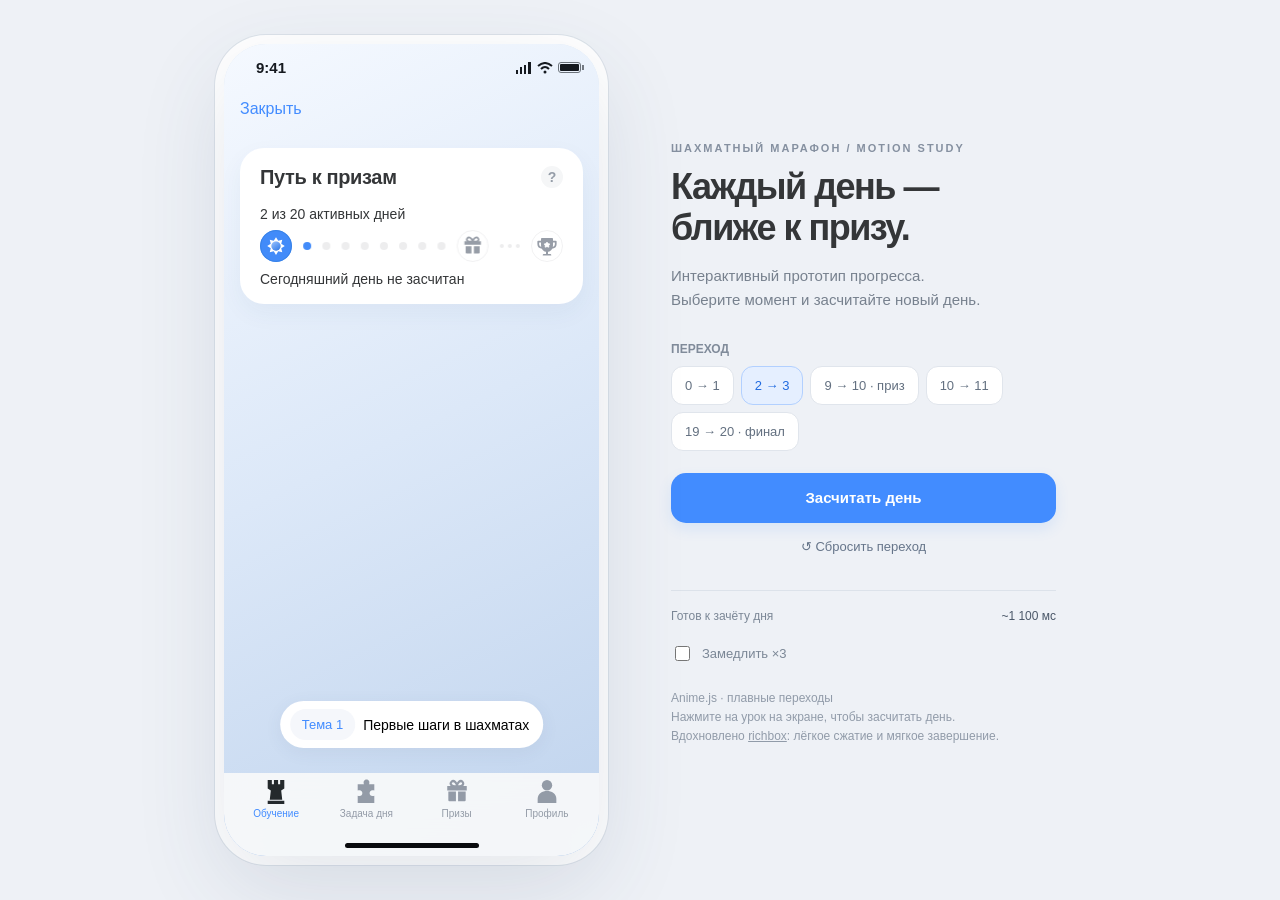
<file: index.html>
<!doctype html>
<html lang="ru"><head><meta charset="utf-8"><meta name="viewport" content="width=device-width,initial-scale=1"><title>Шахматный марафон · Прогресс</title>
<link rel="stylesheet" href="styles.css"></head><body>
<svg style="position:absolute;width:0;height:0" aria-hidden="true"><defs>

<!-- Progress milestone artwork recreated as scalable vectors from the supplied references. -->
<linearGradient id="progress-sun-core" x1="0" y1="0" x2=".75" y2="1"><stop stop-color="#9cc4ff"/><stop offset="1" stop-color="#387fe9"/></linearGradient>
<linearGradient id="progress-sun-inactive" x1="0" y1="0" x2=".75" y2="1"><stop stop-color="#e0e3e6"/><stop offset="1" stop-color="#ccd2d8"/></linearGradient>
<symbol id="progress-sun" viewBox="0 0 128 128">
 <circle cx="64" cy="64" r="62" fill="none" stroke="var(--sun-outline,#347fe1)" stroke-width="3"/>
 <path d="m64 29 9 14 16-4-4 16 14 9-14 9 4 16-16-4-9 15-9-15-16 4 4-16-14-9 14-9-4-16 16 4Z" fill="currentColor"/>
 <circle cx="64" cy="64" r="18.5" fill="url(#progress-sun-inactive)"/>
 <circle cx="64" cy="64" r="18.5" fill="url(#progress-sun-core)" style="opacity:var(--active-art,0)"/>
</symbol>
<symbol id="progress-gift" viewBox="0 0 128 128">
<circle cx="64" cy="64" r="62" fill="none" stroke="var(--icon-outline,#ededee)" stroke-width="3"/>
 <g style="opacity:var(--inactive-art,1)">
 <path d="M31 45h66v14H31zM36 65h23v29H40a4 4 0 0 1-4-4Zm33 0h23v25a4 4 0 0 1-4 4H69Z" fill="currentColor"/>
 <path d="M64 46c-4-16-16-20-22-12-6 10 7 15 22 12Zm0 0c4-16 16-20 22-12 6 10-7 15-22 12Z" fill="none" stroke="currentColor" stroke-width="7" stroke-linecap="round" stroke-linejoin="round"/>
 </g>
 <g style="opacity:var(--active-art,0)">
 <path d="M33 47h62v12H33zM39 64v29h50V64M64 48v46" fill="none" stroke="currentColor" stroke-width="6" stroke-linecap="round" stroke-linejoin="round"/>
 <path d="M64 47c-3-15-14-17-18-11-5 9 6 12 18 11Zm0 0c3-15 14-17 18-11 5 9-6 12-18 11Z" fill="none" stroke="currentColor" stroke-width="6" stroke-linecap="round" stroke-linejoin="round"/>
</g>
</symbol>
<symbol id="progress-cup" viewBox="0 0 128 128">
 <circle cx="64" cy="64" r="62" fill="none" stroke="var(--icon-outline,#ededee)" stroke-width="3"/>
 <path d="M42 46H29v10c0 9 7 15 17 15m40-25h13v10c0 9-7 15-17 15" fill="none" stroke="currentColor" stroke-width="7" stroke-linecap="round" stroke-linejoin="round"/>
 <path d="M43 32h42a3 3 0 0 1 3 3v25c0 16-10 28-24 28S40 76 40 60V35a3 3 0 0 1 3-3Z" fill="currentColor"/>
 <path d="M60 84h8v13h-8zm-9 12h26a4 4 0 0 1 4 4v2H47v-2a4 4 0 0 1 4-4Z" fill="currentColor"/>
 <path d="m64 48 4.5 6 7.2 1.9-4.4 6 .2 7.1-7.5-2.5-7.5 2.5.2-7.1-4.4-6 7.2-1.9Z" fill="var(--medal-ink,#428BF9)" stroke="var(--medal-ink,#428BF9)" stroke-width="2.5" stroke-linejoin="round"/>
</symbol>
<symbol id="gift" viewBox="0 0 24 24"><path fill="currentColor" d="M4 12h7v9H5a1 1 0 0 1-1-1zm9 0h7v8a1 1 0 0 1-1 1h-6zM3 7h18v4H3z"/><path d="M12 7C7 8 5 5 7 3c2-2 5 1 5 4Zm0 0c5 1 7-2 5-4-2-2-5 1-5 4Z" fill="none" stroke="currentColor" stroke-width="2"/></symbol>
<symbol id="star" viewBox="0 0 24 24"><path d="m12 2 3.1 5.1L21 8l-2.3 5.5.3 5.5-5.3.3L9 22l-2.4-5-4.6-3 3-4.3L5 4l5 1Z" fill="none" stroke="currentColor" stroke-width="1.7"/><path d="m12 7 1.7 3.3 3.6.5-2.6 2.6.6 3.6-3.3-1.7L8.7 17l.6-3.6-2.6-2.6 3.6-.5Z" fill="currentColor"/></symbol>
<symbol id="rook" viewBox="0 0 24 26"><path fill="currentColor" d="M4 2h4v4h2V2h4v4h2V2h4v8l-3 2 1 9H6l1-9-3-2zM4 22h16v3H4z"/></symbol>
<symbol id="puzzle" viewBox="0 0 24 26"><path fill="currentColor" d="M4 6h6c-2-6 7-6 5 0h5v6c-6-2-6 7 0 5v7H4v-7c6 2 6-7 0-5Z"/></symbol>
<symbol id="user" viewBox="0 0 24 26"><circle cx="12" cy="7" r="5" fill="currentColor"/><path fill="currentColor" d="M3 24v-4c0-10 18-10 18 0v4Z"/></symbol>
</defs></svg>
<main class="studio"><section class="device" aria-label="Экран шахматного марафона">
<div class="scene" aria-hidden="true" style="background:linear-gradient(155deg,#f5f9ff 0%,#dce8f8 48%,#bfd3ed 100%)"></div>
<div class="status"><span>9:41</span><span class="system"><svg width="17" height="12" viewBox="0 0 17 12"><path d="M1 8h2v4H1zm4-3h2v7H5zm4-2h2v9H9zm4-3h3v12h-3" fill="currentColor"/></svg><svg width="16" height="12" viewBox="0 0 16 12"><path d="M1 4q7-6 14 0M4 7q4-4 8 0" fill="none" stroke="currentColor" stroke-width="2"/><circle cx="8" cy="10" r="1.5" fill="currentColor"/></svg><span class="battery"><i></i></span></span></div>
<button class="close" id="close">Закрыть</button>
<section class="card"><div class="card-head"><h2>Путь к призам</h2><button class="help" id="help" aria-label="Как засчитывается день" aria-expanded="false">?</button></div><p class="count"><span id="count">2</span> из 20 активных дней</p><div class="track" id="track" aria-label="Прогресс марафона"></div><p class="bottom-label" id="day-label" aria-live="polite">Сегодняшний день не засчитан</p><div class="tooltip" id="tooltip" hidden>Активный день засчитывается за урок или задачу дня. За сутки можно получить один активный день.</div></section>
<button class="lesson" id="lesson"><span>Тема 1</span>Первые шаги в шахматах</button>
<nav class="nav" aria-label="Главное меню"><button class="selected" data-nav="Обучение"><svg><use href="#rook"/></svg>Обучение</button><button data-nav="Задача дня"><svg><use href="#puzzle"/></svg>Задача дня</button><button data-nav="Призы"><svg><use href="#gift"/></svg>Призы</button><button data-nav="Профиль"><svg><use href="#user"/></svg>Профиль</button></nav><div class="home"></div><div class="particles" id="particles"></div><div class="nav-toast" id="nav-toast" hidden></div>
</section>
<aside class="panel"><div class="eyebrow">Шахматный марафон / Motion study</div><h1>Каждый день —<br>ближе к призу.</h1><p class="intro">Интерактивный прототип прогресса.<br>Выберите момент и засчитайте новый день.</p><p class="control-label">ПЕРЕХОД</p><div class="scenarios" id="scenarios"><button class="scenario" data-from="0" data-to="1">0 → 1</button><button class="scenario selected" data-from="2" data-to="3">2 → 3</button><button class="scenario" data-from="9" data-to="10">9 → 10 · приз</button><button class="scenario" data-from="10" data-to="11">10 → 11</button><button class="scenario" data-from="19" data-to="20">19 → 20 · финал</button></div><button class="primary" id="play">Засчитать день</button><button class="secondary" id="reset">↺ Сбросить переход</button><div class="readout"><span id="phase" aria-live="polite">Готов к зачёту дня</span><strong id="timing">~1 100 мс</strong></div><label class="toggle"><input type="checkbox" id="slow">Замедлить ×3</label><p class="note">Anime.js · плавные переходы<br>Нажмите на урок на экране, чтобы засчитать день.<br>Вдохновлено <a href="https://github.com/mishanaer/richbox" target="_blank" rel="noopener" style="color:inherit">richbox</a>: лёгкое сжатие и мягкое завершение.</p></aside></main>
<script src="vendor/anime.min.js"></script><script src="app.js"></script></body></html>
</file>
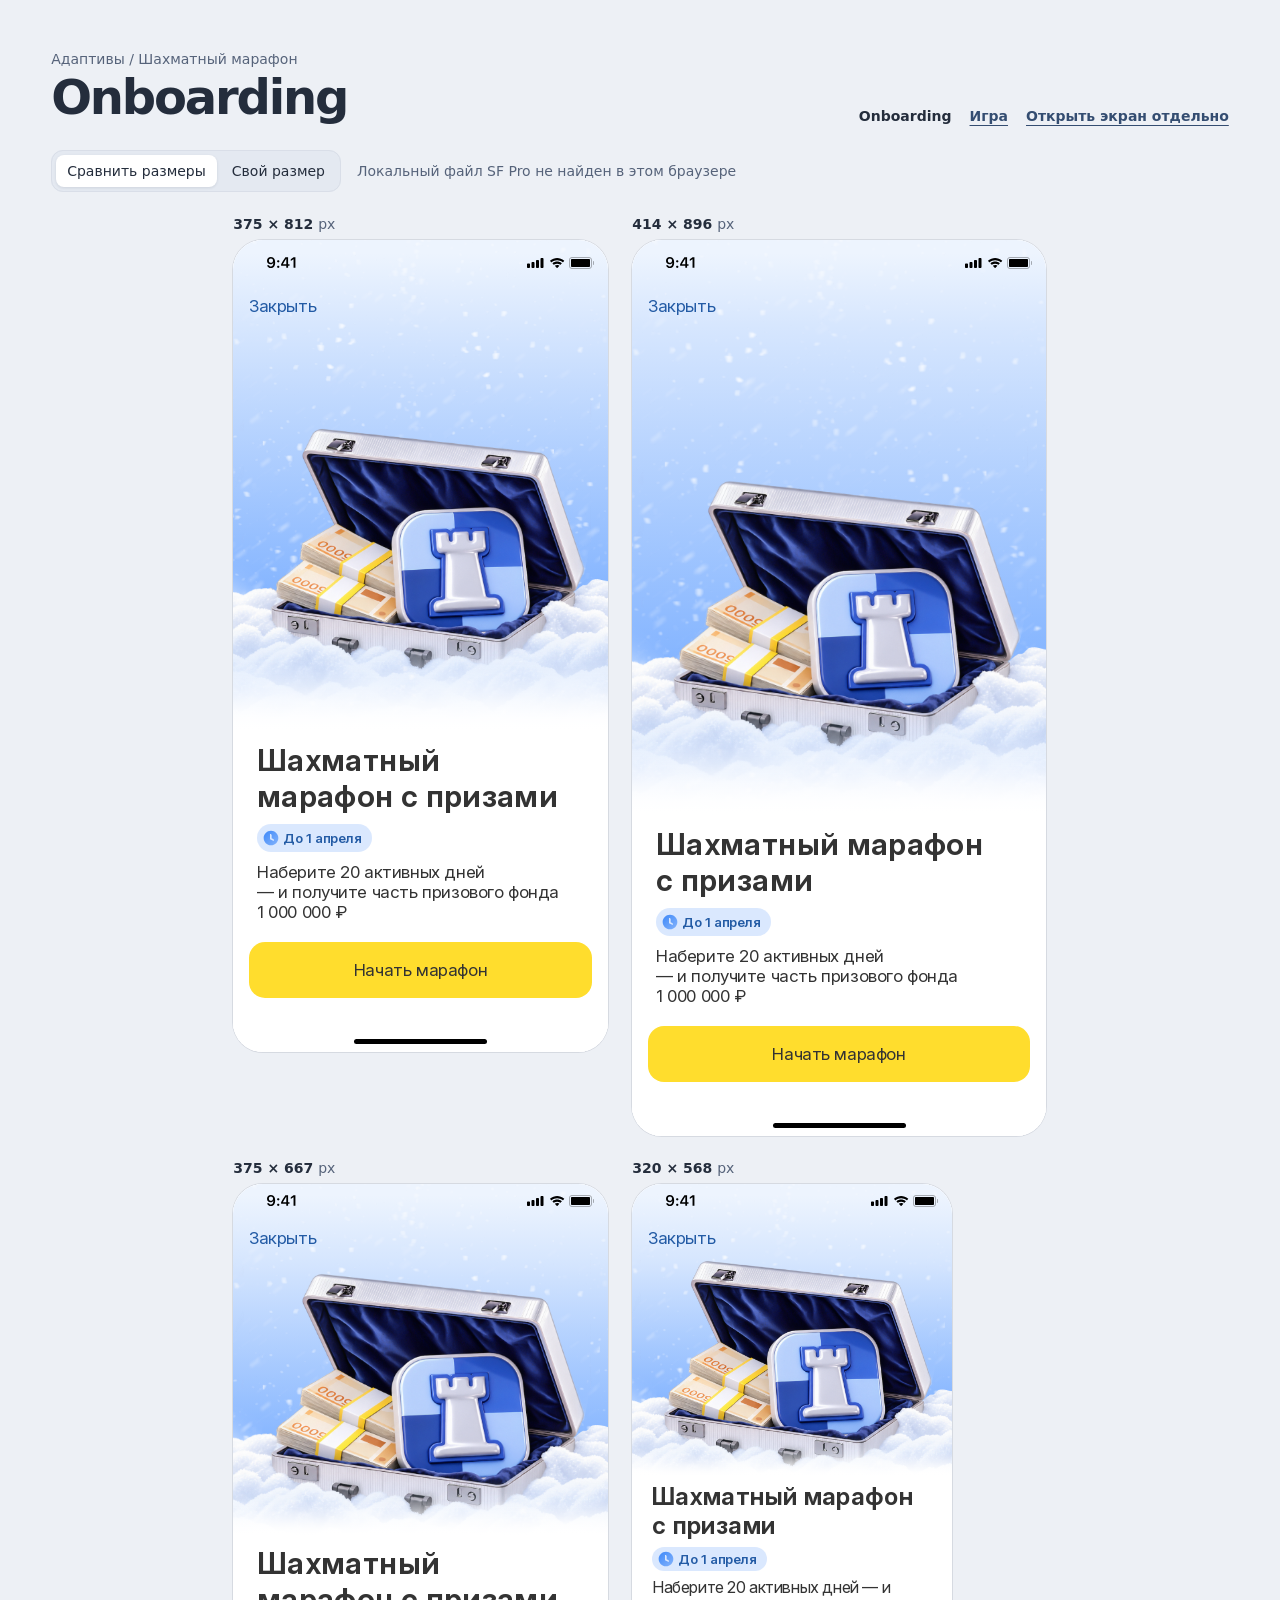
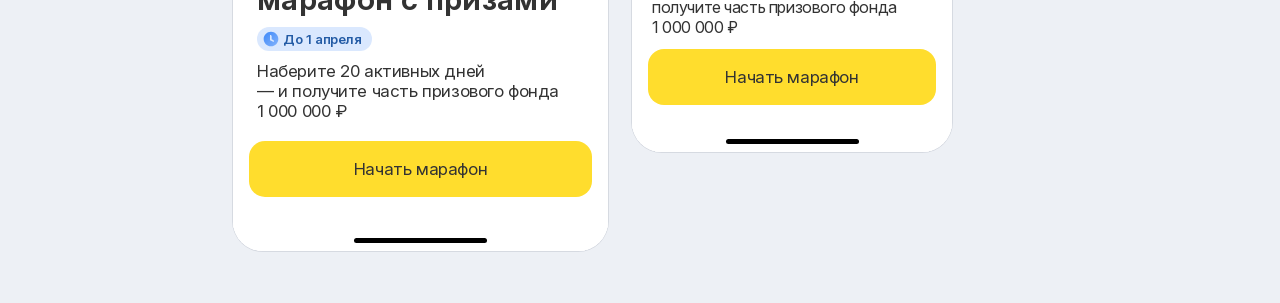
<file: adaptivy/index.html>
<!doctype html>
<html lang="ru">
<head>
  <meta charset="utf-8">
  <meta name="viewport" content="width=device-width, initial-scale=1">
  <title>Адаптивы · Шахматный марафон</title>
  <link rel="stylesheet" href="preview.css?v=game">
  <script src="preview.js?v=game" defer></script>
</head>
<body>
  <main>
    <header class="page-header">
      <div>
        <p class="project">Адаптивы / Шахматный марафон</p>
        <h1>Onboarding</h1>
      </div>
      <div class="page-actions">
        <nav aria-label="Экраны">
          <a href="./" aria-current="page">Onboarding</a>
          <a href="game.html">Игра</a>
        </nav>
        <a href="chess-marathon/onboarding/index.html?v=onboarding-spacing">Открыть экран отдельно</a>
      </div>
    </header>

    <div class="preview-navigation">
      <fieldset class="view-picker">
        <legend class="visually-hidden">Режим просмотра</legend>
        <label><input type="radio" name="view" value="comparison" checked><span>Сравнить размеры</span></label>
        <label><input type="radio" name="view" value="custom"><span>Свой размер</span></label>
      </fieldset>
      <p id="font-status" role="status" hidden></p>
    </div>

    <section id="comparison" class="comparison" aria-label="Сравнение размеров" tabindex="0">
      <div class="frames">
        <figure>
          <figcaption>375 × 812 <span>px</span></figcaption>
          <iframe src="chess-marathon/onboarding/index.html?v=onboarding-spacing" title="Onboarding · 375 × 812" width="375" height="812"></iframe>
        </figure>
        <figure>
          <figcaption>414 × 896 <span>px</span></figcaption>
          <iframe src="chess-marathon/onboarding/index.html?v=onboarding-spacing" title="Onboarding · 414 × 896" width="414" height="896"></iframe>
        </figure>
        <figure>
          <figcaption>375 × 667 <span>px</span></figcaption>
          <iframe src="chess-marathon/onboarding/index.html?v=onboarding-spacing" title="Onboarding · 375 × 667" width="375" height="667"></iframe>
        </figure>
        <figure>
          <figcaption>320 × 568 <span>px</span></figcaption>
          <iframe src="chess-marathon/onboarding/index.html?v=onboarding-spacing" title="Onboarding · 320 × 568" width="320" height="568"></iframe>
        </figure>
      </div>
    </section>

    <section id="custom" aria-label="Произвольный размер" hidden>
      <form class="dimensions">
        <label>Ширина, px <input name="width" type="number" inputmode="numeric" min="280" max="720" value="375" required></label>
        <label>Высота, px <input name="height" type="number" inputmode="numeric" min="360" max="1200" value="812" required></label>
      </form>
      <div class="custom-frame" tabindex="0" aria-label="Предпросмотр">
        <iframe src="chess-marathon/onboarding/index.html?v=onboarding-spacing" title="Onboarding · 375 × 812" width="375" height="812" loading="lazy"></iframe>
      </div>
    </section>
  </main>
</body>
</html>
</file>
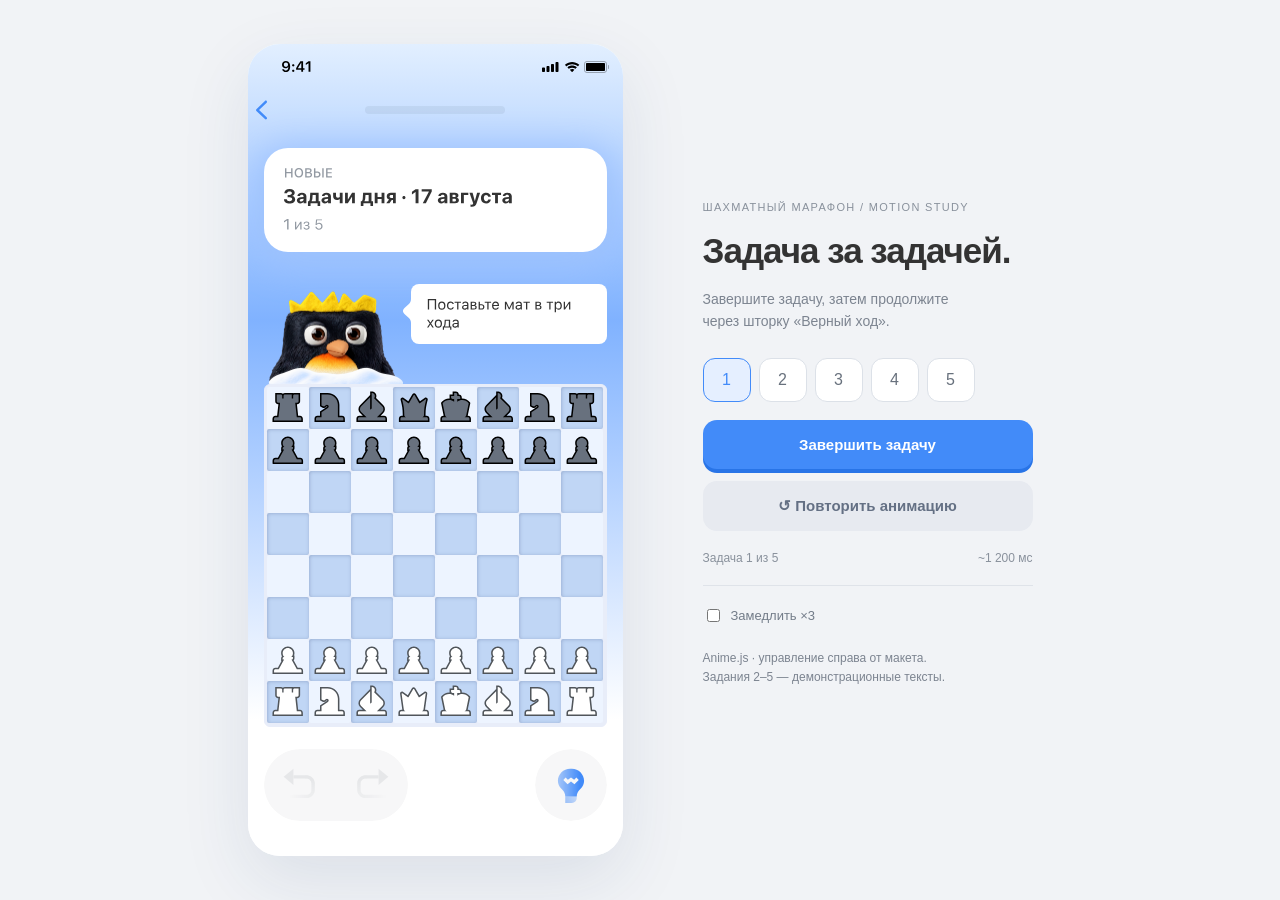
<file: daily-tasks-animation/index.html>
<!doctype html><html lang="ru"><meta charset="utf-8"><meta name="viewport" content="width=device-width,initial-scale=1"><title>Шахматный марафон · Задачи дня</title><link rel="stylesheet" href="styles.css?v=sheet-type-1"><link rel="preload" as="image" href="assets/task-counter-2.svg"><link rel="preload" as="image" href="assets/task-counter-3.svg"><link rel="preload" as="image" href="assets/task-counter-5.svg"><link rel="preload" as="image" href="assets/sheet-capital-k.svg"><main class="studio"><section class="device" aria-label="Экран задач дня">
<div class="task-scene"><div class="statusbar"><img class="time" src="[data-uri]" alt="9:41"><img class="signal" src="[data-uri]" alt=""><img class="battery" src="[data-uri]" alt=""></div><div class="appbar"><button class="back" aria-label="Назад"><img src="[data-uri]" alt=""></button><div class="progress" role="progressbar" aria-label="Пройденные задачи" aria-valuemin="0" aria-valuemax="5" aria-valuenow="0"><i id="progress-fill"></i></div></div><div class="task-card"><div class="caption"><span class="sr">НОВЫЕ</span><img src="assets/task-caption.svg" alt=""></div><h2><span class="sr">Задачи дня · 17 августа</span><img src="assets/task-title.svg" alt=""></h2></div><div class="mascot">
<img class="penguin" src="assets/penguin.png" alt="Пингвин в короне">
<img class="snow-cap" src="assets/snow-cap.png" alt="">
</div><div class="count" aria-hidden="true"><span class="digit-window"><span id="digit" class="digit" data-value="1">1</span><span id="incoming" class="digit"></span></span><span class="count-label">из 5</span></div><div class="bubble" id="bubble" aria-hidden="true"><img class="tail" src="[data-uri]" alt=""><span id="copy"><span class="sr">Поставьте мат в три хода</span><img class="task-prompt-art" src="assets/task-prompt.svg" alt=""></span></div><div class="board" aria-label="Шахматная доска"><div class="square light" style="left:0px;top:0px"><span class="piece"><img src="[data-uri]" alt=""></span></div><div class="square light" style="left:0px;top:84px"></div><div class="square light" style="left:0px;top:168px"></div><div class="square light" style="left:0px;top:252px"><span class="piece"><img src="[data-uri]" alt=""></span></div><div class="square light" style="left:294px;top:42px"><span class="piece"><img src="[data-uri]" alt=""></span></div><div class="square light" style="left:294px;top:126px"></div><div class="square light" style="left:294px;top:210px"></div><div class="square light" style="left:294px;top:294px"><span class="piece"><img src="[data-uri]" alt=""></span></div><div class="square light" style="left:84px;top:0px"><span class="piece"><img src="[data-uri]" alt=""></span></div><div class="square light" style="left:84px;top:84px"></div><div class="square light" style="left:84px;top:168px"></div><div class="square light" style="left:84px;top:252px"><span class="piece"><img src="[data-uri]" alt=""></span></div><div class="square light" style="left:42px;top:42px"><span class="piece"><img src="[data-uri]" alt=""></span></div><div class="square light" style="left:42px;top:126px"></div><div class="square light" style="left:42px;top:210px"></div><div class="square light" style="left:42px;top:294px"><span class="piece"><img src="[data-uri]" alt=""></span></div><div class="square light" style="left:168px;top:-0.583251953125px"><span class="piece"><img src="[data-uri]" alt=""></span></div><div class="square light" style="left:168px;top:84px"></div><div class="square light" style="left:168px;top:168px"></div><div class="square light" style="left:168px;top:252px"><span class="piece"><img src="[data-uri]" alt=""></span></div><div class="square light" style="left:126px;top:42px"><span class="piece"><img src="[data-uri]" alt=""></span></div><div class="square light" style="left:126px;top:126px"></div><div class="square light" style="left:126px;top:210px"></div><div class="square light" style="left:126px;top:294px"><span class="piece"><img src="[data-uri]" alt=""></span></div><div class="square light" style="left:252px;top:0px"><span class="piece"><img src="[data-uri]" alt=""></span></div><div class="square light" style="left:252px;top:84px"></div><div class="square light" style="left:252px;top:168px"></div><div class="square light" style="left:252px;top:252px"><span class="piece"><img src="[data-uri]" alt=""></span></div><div class="square light" style="left:210px;top:42px"><span class="piece"><img src="[data-uri]" alt=""></span></div><div class="square light" style="left:210px;top:126px"></div><div class="square light" style="left:210px;top:210px"></div><div class="square light" style="left:210px;top:294px"><span class="piece"><img src="[data-uri]" alt=""></span></div><div class="square dark" style="left:42px;top:0px"><span class="piece"><img src="[data-uri]" alt=""></span></div><div class="square dark" style="left:42px;top:84px"></div><div class="square dark" style="left:42px;top:168px"></div><div class="square dark" style="left:42px;top:252px"><span class="piece"><img src="[data-uri]" alt=""></span></div><div class="square dark" style="left:0px;top:42px"><span class="piece"><img src="[data-uri]" alt=""></span></div><div class="square dark" style="left:0px;top:126px"></div><div class="square dark" style="left:0px;top:210px"></div><div class="square dark" style="left:0px;top:294px"><span class="piece"><img src="[data-uri]" alt=""></span></div><div class="square dark" style="left:126px;top:0px"><span class="piece"><img src="[data-uri]" alt=""></span></div><div class="square dark" style="left:126px;top:84px"></div><div class="square dark" style="left:126px;top:168px"></div><div class="square dark" style="left:126px;top:252px"><span class="piece"><img src="[data-uri]" alt=""></span></div><div class="square dark" style="left:84px;top:42px"><span class="piece"><img src="[data-uri]" alt=""></span></div><div class="square dark" style="left:84px;top:126px"></div><div class="square dark" style="left:84px;top:210px"></div><div class="square dark" style="left:84px;top:294px"><span class="piece"><img src="[data-uri]" alt=""></span></div><div class="square dark" style="left:210px;top:0px"><span class="piece"><img src="[data-uri]" alt=""></span></div><div class="square dark" style="left:210px;top:84px"></div><div class="square dark" style="left:210px;top:168px"></div><div class="square dark" style="left:210px;top:252px"><span class="piece"><img src="[data-uri]" alt=""></span></div><div class="square dark" style="left:168px;top:42px"><span class="piece"><img src="[data-uri]" alt=""></span></div><div class="square dark" style="left:168px;top:126px"></div><div class="square dark" style="left:168px;top:210px"></div><div class="square dark" style="left:168px;top:294px"><span class="piece"><img src="[data-uri]" alt=""></span></div><div class="square dark" style="left:294px;top:0px"><span class="piece"><img src="[data-uri]" alt=""></span></div><div class="square dark" style="left:294px;top:84px"></div><div class="square dark" style="left:294px;top:168px"></div><div class="square dark" style="left:294px;top:252px"><span class="piece"><img src="[data-uri]" alt=""></span></div><div class="square dark" style="left:252px;top:42px"><span class="piece"><img src="[data-uri]" alt=""></span></div><div class="square dark" style="left:252px;top:126px"></div><div class="square dark" style="left:252px;top:210px"></div><div class="square dark" style="left:252px;top:294px"><span class="piece"><img src="[data-uri]" alt=""></span></div></div><div class="footer"><div class="history"><button disabled aria-label="Назад"><img src="[data-uri]" alt=""></button><button disabled aria-label="Вперёд"><img src="[data-uri]" alt=""></button></div><button class="hint" aria-label="Повторить подсказку"><img src="[data-uri]" alt=""></button></div>
</div>
<section class="success-screen" id="daily-success" aria-labelledby="success-title" data-figma-node="2053:34783" hidden inert>
  <div class="success-snow" aria-hidden="true">
    <img class="success-snow-static" src="../gift-appearance/assets/snow.png" alt="">
    <img class="success-snow-blur" src="../gift-appearance/assets/snow-motion-blur.png" alt="">
  </div>
  <div class="statusbar">
    <img class="time" src="../gift-appearance/assets/time.svg" alt="9:41">
    <img class="signal" src="../gift-appearance/assets/signal-wifi.svg" alt="">
    <img class="battery" src="../gift-appearance/assets/battery.svg" alt="">
  </div>
  <div class="success-stage" aria-hidden="true">
    <img class="success-glow" src="assets/success-glow.svg" alt="">
    <img class="success-penguin" src="assets/success-penguin.png" width="375" height="382" alt="">
  </div>
  <h2 id="success-title" tabindex="-1">
    <span class="sr">Задача дня решена!</span>
    <img class="success-title-art" src="assets/success-title.svg" alt="">
  </h2>
  <p class="success-subtitle">
    <span class="sr">Активный день уже был засчитан сегодня</span>
    <img src="assets/success-subtitle.svg" alt="">
  </p>
  <button class="success-tap" id="success-continue" type="button" disabled>
    <span class="sr">Коснитесь, чтобы продолжить</span>
    <img class="success-tap-label" src="assets/success-continue.svg" alt="">
  </button>
  <div class="success-home-indicator" aria-hidden="true"></div>
  <canvas class="success-snow-reveal" aria-hidden="true"></canvas>
</section>
<span class="sr" id="announcement" role="status">Задача 1 из 5. Поставьте мат в три хода</span><section class="result-sheet" id="result-sheet" role="dialog" aria-labelledby="result-title" hidden><div class="sheet-handle"><i></i></div><div class="sheet-heading"><img src="[data-uri]" alt=""><h2 id="result-title"><span class="sr">Верный ход</span><img src="assets/sheet-title.svg" alt=""></h2></div><div class="sheet-actions"><button id="continue-task" type="button"><span class="sr" id="continue-task-label">Ого, погнали дальше</span><img class="sheet-continue-art" src="assets/sheet-continue.svg" alt=""><span class="sheet-ok-art" aria-hidden="true"><span class="sheet-ok-o"></span><span class="sheet-ok-k"></span></span></button></div><div class="sheet-system"><i></i></div></section></section><aside class="panel"><div class="eyebrow">Шахматный марафон / Motion study</div><h1>Задача за задачей.</h1><p>Завершите задачу, затем продолжите<br>через шторку «Верный ход».</p><div class="choices" aria-label="Выбрать задачу"><button data-task="1" aria-pressed="true">1</button><button data-task="2" aria-pressed="false">2</button><button data-task="3" aria-pressed="false">3</button><button data-task="4" aria-pressed="false">4</button><button data-task="5" aria-pressed="false">5</button></div><button class="primary" id="next">Завершить задачу</button><button class="secondary" id="replay">↺ Повторить анимацию</button><div class="status"><span id="phase">Задача 1 из 5</span><span id="duration">~1 200 мс</span></div><label class="toggle"><input type="checkbox" id="slow">Замедлить ×3</label><p class="note">Anime.js · управление справа от макета.<br>Задания 2–5 — демонстрационные тексты.</p></aside></main><script src="vendor/anime.min.js"></script><script src="../motion/success-reveal.js?v=1"></script><script src="app.js?v=sheet-type-1"></script></html>
</file>
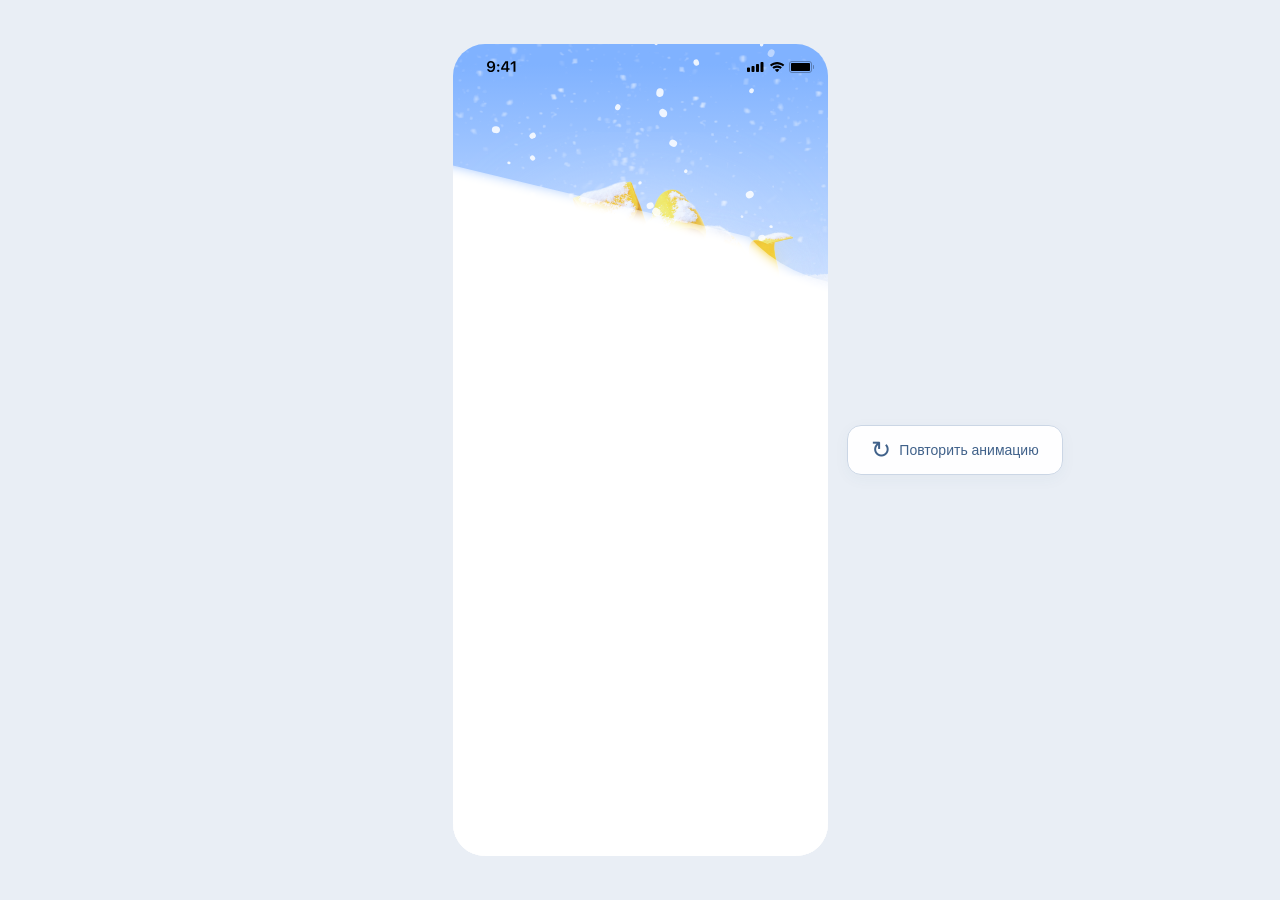
<file: gift-appearance/index.html>
<!doctype html>
<html lang="ru">
<head>
  <meta charset="utf-8">
  <meta name="viewport" content="width=device-width, initial-scale=1, viewport-fit=cover">
  <meta name="theme-color" content="#80b2ff">
  <title>Кэшбэк в подарок — T-Chess</title>
  <meta name="description" content="Экран подарка за 10 активных дней шахматного марафона.">
  <link rel="stylesheet" href="styles.css?v=gift-motion-12">
  <script>
    if (!matchMedia('(prefers-reduced-motion: reduce)').matches) {
      document.documentElement.classList.add('motion-enabled');
      setTimeout(() => {
        if (!window.giftAppearance) document.documentElement.classList.remove('motion-enabled');
      }, 4000);
    }
  </script>
  <script src="vendor/anime.min.js" defer></script>
  <script src="../motion/success-reveal.js?v=1" defer></script>
  <script src="app.js?v=gift-motion-13" defer></script>
</head>
<body>
  <main class="reward-screen" id="reward-screen" aria-labelledby="reward-title" data-figma-node="316:22740">
    <div class="snow-scene" aria-hidden="true">
      <div class="snow-canvas art-canvas">
        <img class="snow-layer" id="snow-layer" src="assets/snow.png" width="375" height="714" alt="" draggable="false">
        <img class="snow-blur-layer" id="snow-blur-layer" src="assets/snow-motion-blur.png" width="367" height="566" alt="" draggable="false">
      </div>
    </div>

    <header class="status-bar" aria-label="9:41, сеть, Wi-Fi, батарея">
      <img class="status-time" src="assets/time.svg" alt="" aria-hidden="true" draggable="false">
      <img class="status-signal" src="assets/signal-wifi.svg" alt="" aria-hidden="true" draggable="false">
      <img class="status-battery" src="assets/battery.svg" alt="" aria-hidden="true" draggable="false">
    </header>
    <div class="app-bar" aria-hidden="true"></div>

    <section class="gift-stage" aria-label="Белый подарок с жёлтой лентой в снегу">
      <div class="gift-canvas art-canvas">
        <img class="gift-glow" id="gift-glow" src="assets/gift-glow.svg" alt="" aria-hidden="true" draggable="false">
        <div class="gift-layer" id="gift-layer" data-animation-target="gift">
          <img class="gift-image" src="assets/gift.png" width="375" height="382" alt="" aria-hidden="true" draggable="false" fetchpriority="high">
        </div>
      </div>
    </section>

    <canvas class="snow-burst" id="snow-burst" aria-hidden="true"></canvas>

    <section class="message-container">
      <div class="reward-copy" id="reward-copy">
        <h1 id="reward-title"><span class="sr-only">Кэшбэк в подарок — ваш</span><span class="title-art-canvas" aria-hidden="true"><img class="title-art" src="assets/reward-title.svg" alt="" draggable="false"></span></h1>
        <p><span class="sr-only">Набрали 10 дней в игре, так держать</span><span class="subtitle-art-canvas" aria-hidden="true"><img class="subtitle-art" src="assets/reward-subtitle.svg" alt="" draggable="false"></span></p>
      </div>
    </section>

    <footer class="floating-actions" id="floating-actions">
      <div class="footer-fade" aria-hidden="true"></div>
      <div class="button-stack">
        <button class="action action-primary" id="claim-prize" type="button"><span class="sr-only">Забрать приз</span><img class="claim-label" src="assets/claim-label.svg" alt="" aria-hidden="true" draggable="false"></button>
        <a class="action action-secondary" href="../" id="go-home"><span class="sr-only">На главную</span><img class="home-label" src="assets/home-label.svg" alt="" aria-hidden="true" draggable="false"></a>
      </div>
      <div class="system-bottom-bar" aria-hidden="true"><div class="home-indicator"></div></div>
    </footer>
  </main>
  <div class="preview-tools">
    <button class="replay-button" id="replay-animation" type="button" aria-label="Повторить анимацию" title="Повторить анимацию" disabled><span class="replay-symbol" aria-hidden="true">↻</span><span class="replay-label">Повторить анимацию</span></button>
  </div>
</body>
</html>
</file>
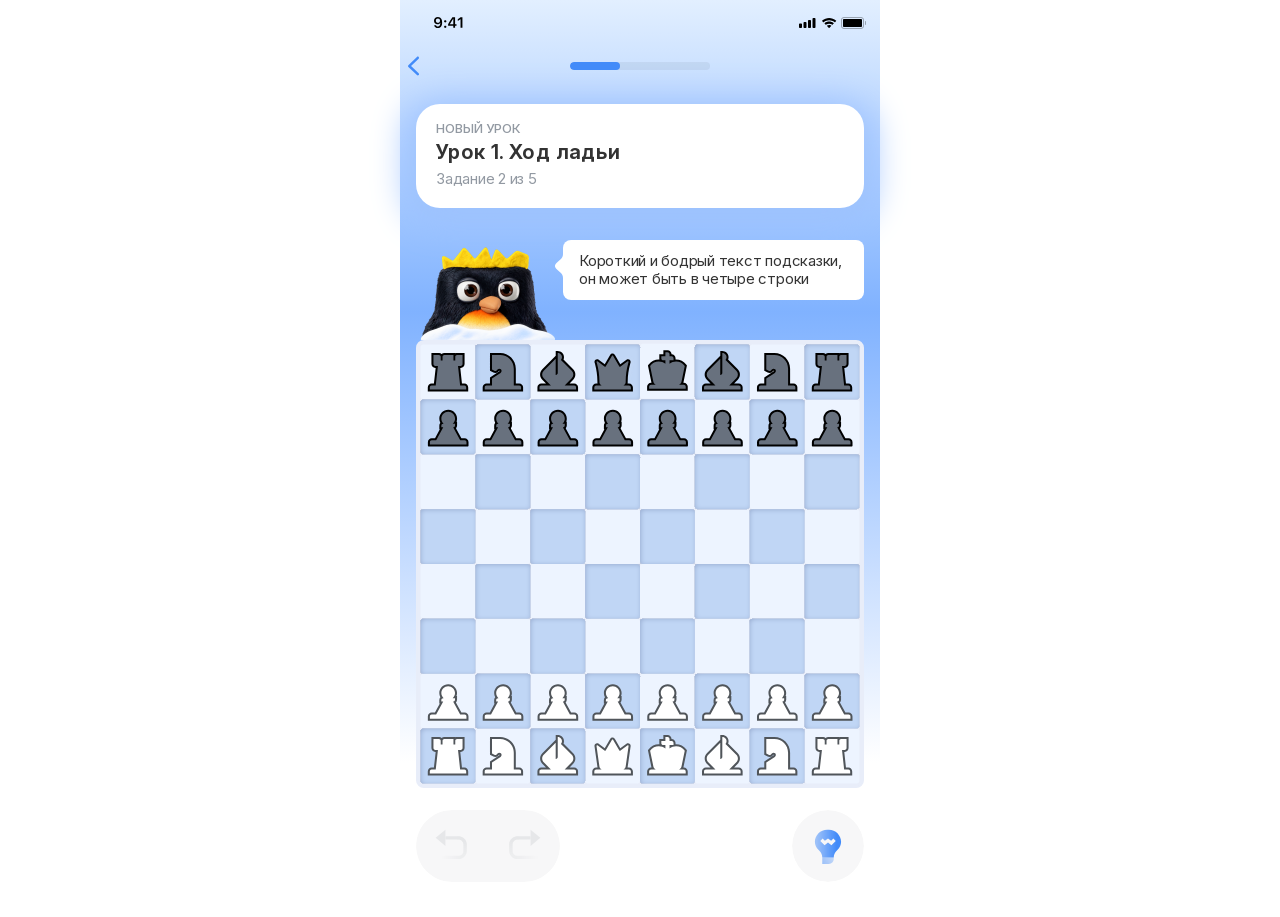
<file: adaptivy/chess-marathon/game/index.html>
<!doctype html>
<html lang="ru">
<head>
  <meta charset="utf-8">
  <meta name="viewport" content="width=device-width, initial-scale=1">
  <title>Урок 1. Ход ладьи</title>
  <link rel="stylesheet" href="../fonts.css">
  <link rel="stylesheet" href="screen.css?v=lesson-card-spacing">
</head>
<body>
  <main class="game-screen" aria-labelledby="marathon-title" data-figma-node="118:23931">
    <header class="game-header">
      <div class="status-bar" aria-hidden="true">
        <img class="status-time" src="../onboarding/assets/time.svg" alt="" width="29" height="12">
        <img class="status-signal" src="../onboarding/assets/signal-wifi.svg" alt="" width="63" height="10">
        <img class="status-battery" src="../onboarding/assets/battery.svg" alt="" width="25" height="12">
      </div>
      <div class="app-bar">
        <a class="back" href="../../game.html" target="_top" aria-label="Назад к сравнению размеров">
          <img src="assets/back.svg" alt="" width="12" height="24">
        </a>
        <div class="progress" role="progressbar" aria-label="Прогресс урока" aria-valuenow="36"><span></span></div>
      </div>
    </header>

    <div class="game-content">
      <header class="lesson-card" data-figma-node="118:23935">
        <p class="lesson-label">Новый урок</p>
        <h1 id="marathon-title">Урок 1. Ход ладьи</h1>
        <p class="lesson-count">Задание 2 из 5</p>
      </header>

      <div class="exercise" data-figma-node="118:23936">
        <div class="guide">
          <img class="penguin" src="assets/penguin.png" alt="" width="278" height="200" data-figma-node="118:23938">
          <p class="bubble" id="game-hint" tabindex="-1" data-figma-node="216:46054">Короткий и бодрый текст подсказки, он может быть в четыре строки</p>
        </div>
        <img class="board" src="assets/board.svg" alt="Шахматная доска с начальной расстановкой фигур" width="343" height="343" data-figma-node="118:23941">
      </div>

      <div class="controls" data-figma-node="118:23942">
        <div class="history-controls" role="group" aria-label="История ходов">
          <button type="button" aria-label="Предыдущий ход" disabled><img src="assets/undo.svg" alt="" width="72" height="72"></button>
          <button type="button" aria-label="Следующий ход" disabled><img src="assets/redo.svg" alt="" width="72" height="72"></button>
        </div>
        <a class="hint-control" href="#game-hint" aria-label="Подсказка"><img src="assets/hint.svg" alt="" width="72" height="72"></a>
      </div>
    </div>
  </main>
</body>
</html>
</file>
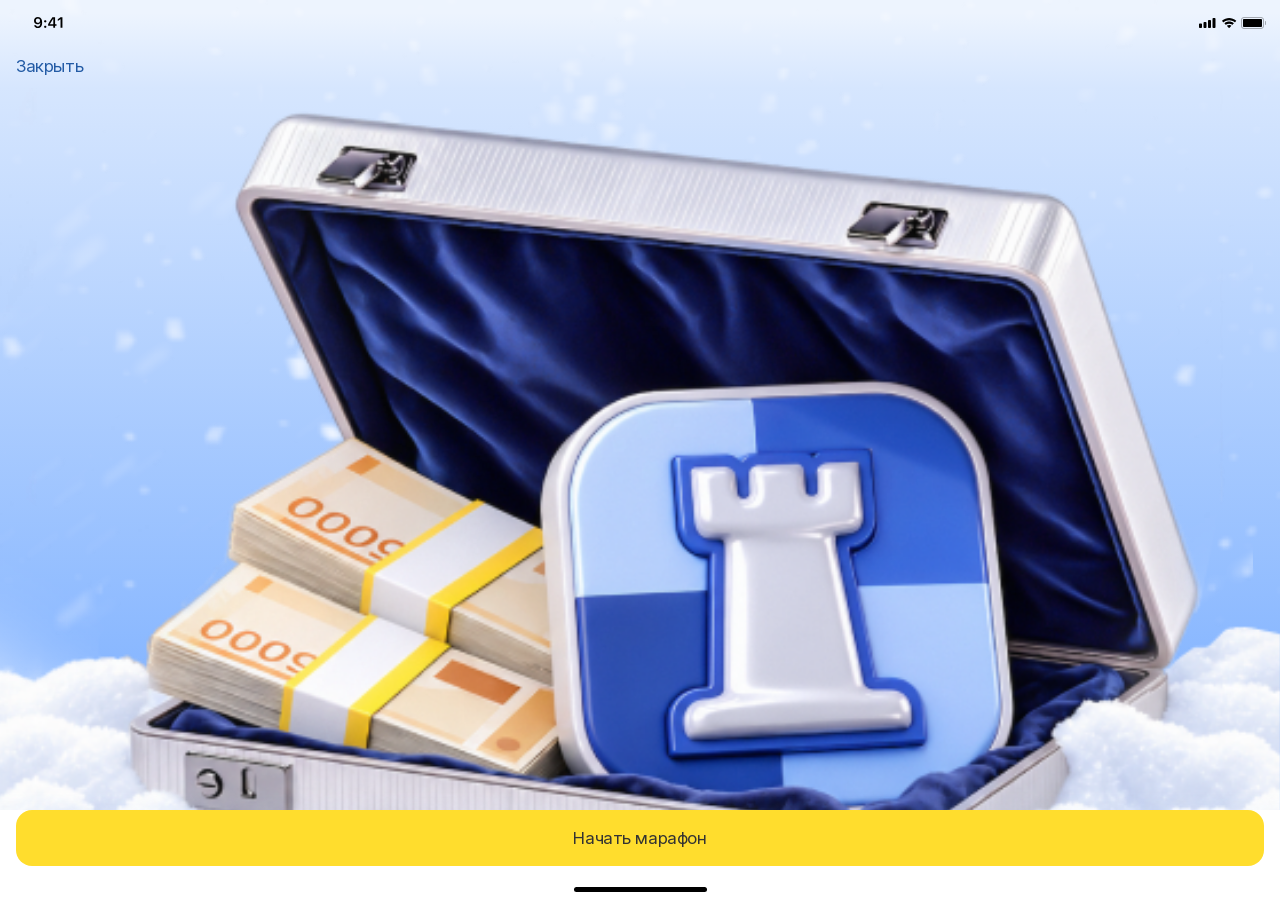
<file: adaptivy/chess-marathon/onboarding/index.html>
<!doctype html>
<html lang="ru">
<head>
  <meta charset="utf-8">
  <meta name="viewport" content="width=device-width, initial-scale=1">
  <title>Шахматный марафон с призами</title>
  <link rel="stylesheet" href="screen.css?v=onboarding-spacing">
  <script type="module" src="spacing.js?v=onboarding-spacing"></script>
</head>
<body>
  <main class="screen" aria-labelledby="marathon-title">
    <header class="screen-header">
      <div class="status-bar" aria-hidden="true">
        <img class="status-time" src="assets/time.svg" alt="" width="29" height="12">
        <img class="status-signal" src="assets/signal-wifi.svg" alt="" width="63" height="10">
        <img class="status-battery" src="assets/battery.svg" alt="" width="25" height="12">
      </div>
      <div class="app-bar">
        <button class="close" type="button">Закрыть</button>
      </div>
    </header>

    <div class="screen-content" role="region" aria-label="Описание марафона" tabindex="0">
      <div class="illustration" aria-hidden="true">
        <img class="prize" src="assets/prize-scene.png" alt="" width="563" height="573">
      </div>

      <section class="details">
        <h1 id="marathon-title">Шахматный марафон с&nbsp;призами</h1>
        <span class="deadline"><img src="assets/clock.svg" alt="" width="16" height="16">До 1 апреля</span>
        <p>
          Наберите 20 активных дней<br>
          — и получите часть призового фонда<br>
          <span class="amount">1&nbsp;000&nbsp;000&nbsp;₽</span>
        </p>
      </section>
    </div>

    <footer class="screen-footer">
      <button class="start" type="button">Начать марафон</button>
      <div class="bottom-bar" aria-hidden="true"></div>
    </footer>
  </main>
</body>
</html>
</file>
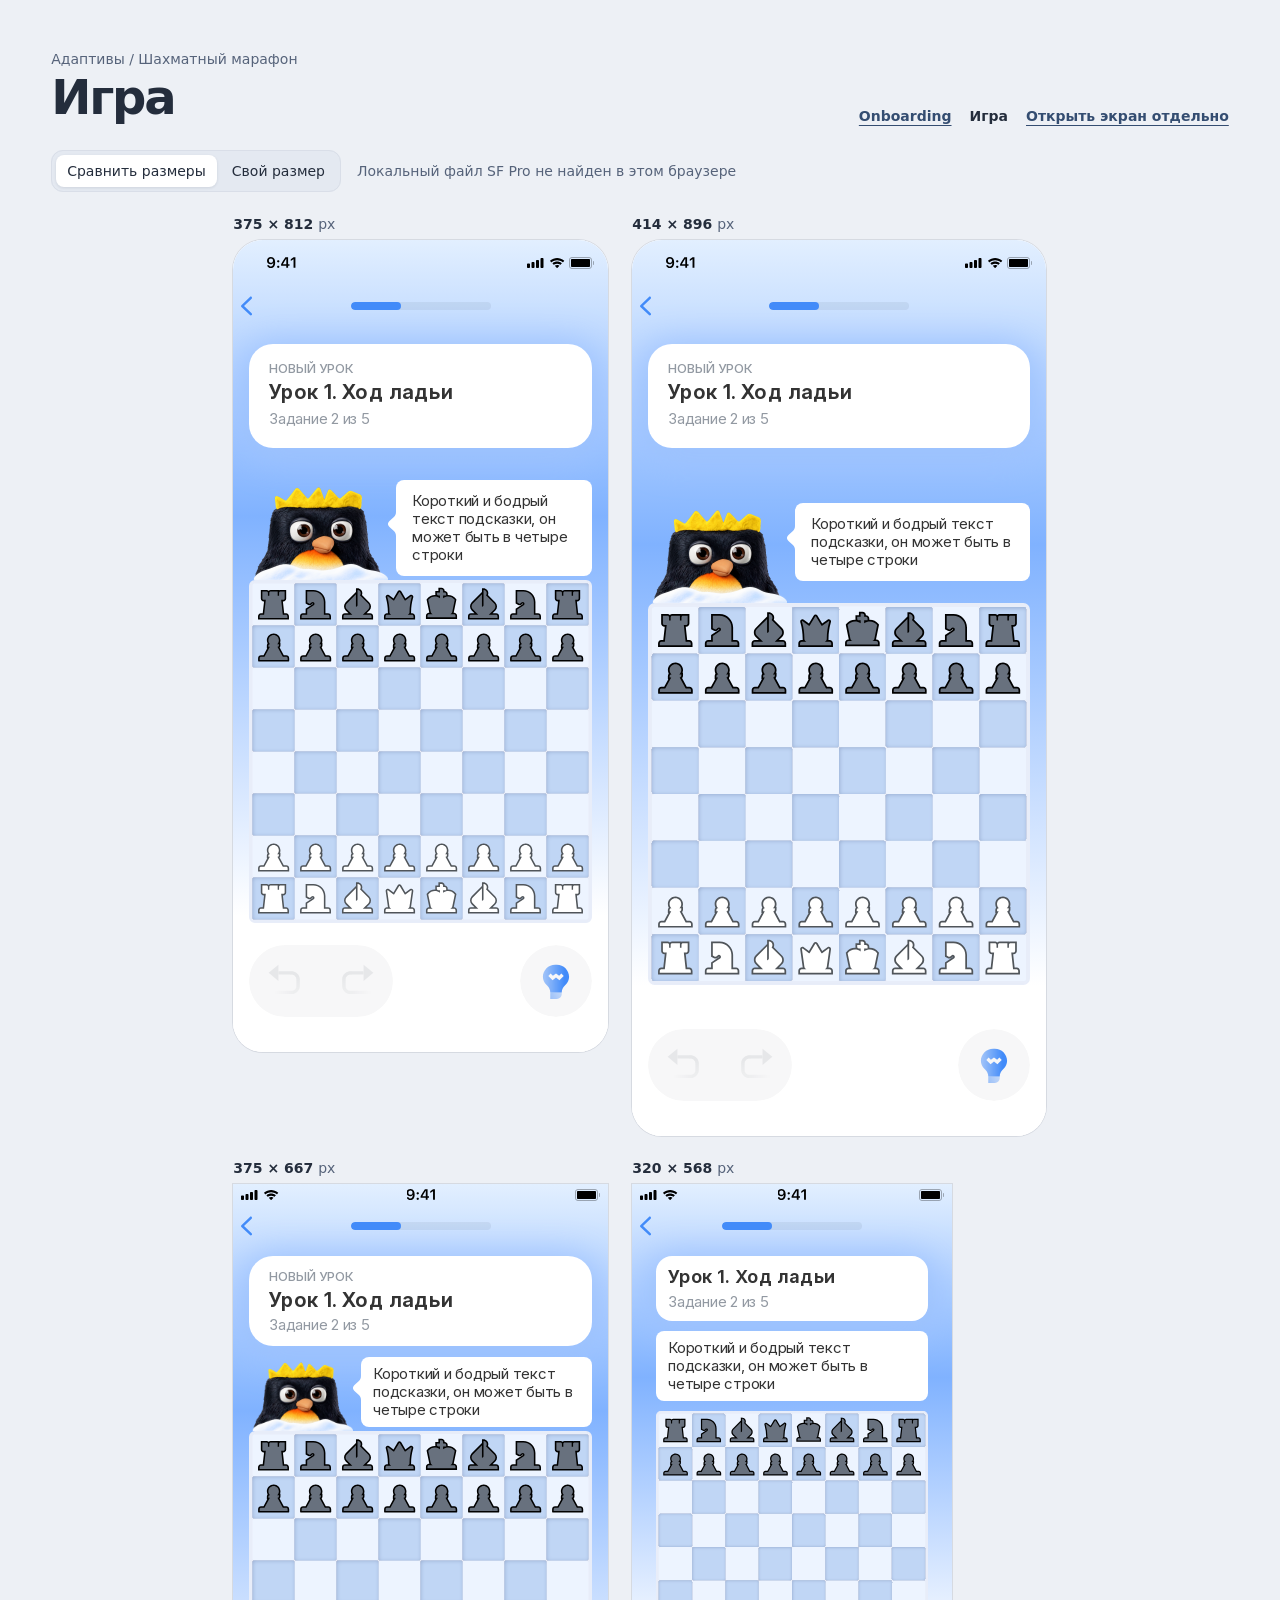
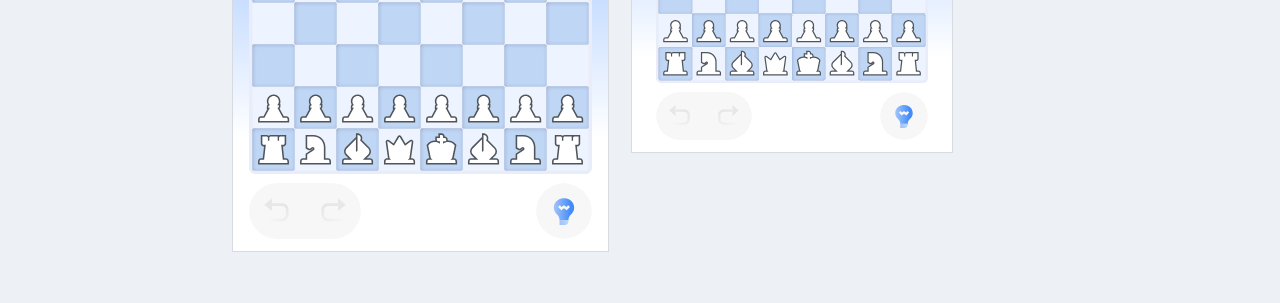
<file: adaptivy/game.html>
<!doctype html>
<html lang="ru">
<head>
  <meta charset="utf-8">
  <meta name="viewport" content="width=device-width, initial-scale=1">
  <title>Игра · Адаптивы шахматного марафона</title>
  <link rel="stylesheet" href="preview.css?v=classic-status">
  <script src="preview.js?v=game" defer></script>
</head>
<body class="game-preview">
  <main>
    <header class="page-header">
      <div>
        <p class="project">Адаптивы / Шахматный марафон</p>
        <h1>Игра</h1>
      </div>
      <div class="page-actions">
        <nav aria-label="Экраны">
          <a href="./">Onboarding</a>
          <a href="game.html" aria-current="page">Игра</a>
        </nav>
        <a href="chess-marathon/game/index.html?v=lesson-card-spacing">Открыть экран отдельно</a>
      </div>
    </header>

    <div class="preview-navigation">
      <fieldset class="view-picker">
        <legend class="visually-hidden">Режим просмотра</legend>
        <label><input type="radio" name="view" value="comparison" checked><span>Сравнить размеры</span></label>
        <label><input type="radio" name="view" value="custom"><span>Свой размер</span></label>
      </fieldset>
      <p id="font-status" role="status" hidden></p>
    </div>

    <section id="comparison" class="comparison" aria-label="Сравнение размеров" tabindex="0">
      <div class="frames">
        <figure>
          <figcaption>375 × 812 <span>px</span></figcaption>
          <iframe src="chess-marathon/game/index.html?v=lesson-card-spacing" title="Игра · 375 × 812" width="375" height="812"></iframe>
        </figure>
        <figure>
          <figcaption>414 × 896 <span>px</span></figcaption>
          <iframe src="chess-marathon/game/index.html?v=lesson-card-spacing" title="Игра · 414 × 896" width="414" height="896"></iframe>
        </figure>
        <figure>
          <figcaption>375 × 667 <span>px</span></figcaption>
          <iframe src="chess-marathon/game/index.html?v=lesson-card-spacing" title="Игра · 375 × 667" width="375" height="667"></iframe>
        </figure>
        <figure>
          <figcaption>320 × 568 <span>px</span></figcaption>
          <iframe src="chess-marathon/game/index.html?v=lesson-card-spacing" title="Игра · 320 × 568" width="320" height="568"></iframe>
        </figure>
      </div>
    </section>

    <section id="custom" aria-label="Произвольный размер" hidden>
      <form class="dimensions">
        <label>Ширина, px <input name="width" type="number" inputmode="numeric" min="280" max="720" value="375" required></label>
        <label>Высота, px <input name="height" type="number" inputmode="numeric" min="360" max="1200" value="812" required></label>
      </form>
      <div class="custom-frame" tabindex="0" aria-label="Предпросмотр">
        <iframe src="chess-marathon/game/index.html?v=lesson-card-spacing" title="Игра · 375 × 812" width="375" height="812" loading="lazy"></iframe>
      </div>
    </section>
  </main>
</body>
</html>
</file>
<file: styles.css>
:root{--blue:#428cff;--ink:#343638;--muted:#989fa8;--line:#ededee}*{box-sizing:border-box}body{margin:0;background:#eef1f6;color:var(--ink);font-family:-apple-system,BlinkMacSystemFont,'Segoe UI',Arial,sans-serif}button{font:inherit;cursor:pointer;border:0}button:focus-visible{outline:3px solid #1a63cc;outline-offset:4px}button:disabled{cursor:default}.studio{min-height:100vh;display:flex;justify-content:center;align-items:center;gap:72px;padding:40px 28px}.device{width:375px;height:812px;position:relative;flex-shrink:0;border-radius:42px;overflow:hidden;background:#dce7f5;box-shadow:0 30px 90px #314b6b23,0 0 0 9px #fff,0 0 0 10px #dce2e9}.scene{position:absolute;inset:0;width:100%;height:100%}.status{position:absolute;top:15px;left:32px;right:18px;display:flex;justify-content:space-between;color:#161a20;font-size:15px;font-weight:650}.system{display:flex;gap:5px;align-items:center}.battery{width:23px;height:11px;border:1px solid #6c737b;border-radius:3px;padding:1px;position:relative}.battery:after{content:'';position:absolute;width:2px;height:5px;background:#737982;right:-4px;top:2px}.battery i{display:block;background:#161a20;height:7px;border-radius:1px}.close{position:absolute;top:56px;left:16px;padding:0;background:transparent;color:var(--blue);font-size:16px}.card{position:absolute;top:104px;left:16px;width:343px;min-height:156px;background:white;border-radius:24px;padding:17px 20px 16px;box-shadow:0 9px 24px #284e7b0d;z-index:3}.card-head{display:flex;align-items:center;justify-content:space-between;margin-bottom:16px}h2{font-size:20px;line-height:24px;margin:0;font-weight:700;letter-spacing:-.35px}.help{border-radius:50%;width:22px;height:22px;background:#f5f6f7;color:#959da8;font-size:14px;font-weight:700}.count{font-size:14px;line-height:18px;margin:0 0 7px;font-variant-numeric:tabular-nums}.track{height:32px;display:flex;align-items:center;justify-content:space-between;position:relative}.step{height:8px;width:8px;flex:0 0 8px;background:var(--line);border-radius:50%;position:relative;will-change:transform}.step.compact{width:3px;height:3px;flex-basis:3px}.step.active{background:var(--blue)}.step.milestone{height:32px;width:32px;flex-basis:32px;border:1px solid var(--line);background:white;color:var(--muted);display:flex;align-items:center;justify-content:center}.step.milestone.active{background:var(--blue);border-color:var(--blue);color:#fff}.step svg{width:21px;height:21px;display:block}.bottom-label{font-size:14px;line-height:18px;margin:8px 0 0}.tooltip{position:absolute;top:54px;right:14px;width:258px;padding:15px 17px;background:white;border-radius:9px;box-shadow:0 7px 28px #1f365532;z-index:10;text-align:center;font-size:13px;line-height:18px}.tooltip:before{content:'';position:absolute;right:14px;top:-6px;width:12px;height:12px;background:#fff;transform:rotate(45deg)}[hidden]{display:none!important}.lesson{position:absolute;bottom:108px;left:50%;transform:translateX(-50%);display:flex;gap:8px;align-items:center;white-space:nowrap;padding:8px 14px 8px 10px;background:white;border-radius:28px;font-size:14px;box-shadow:0 4px 18px #415b7212}.lesson span{background:#f5f7fb;color:var(--blue);font-size:13px;padding:8px 12px;border-radius:24px}.nav{position:absolute;bottom:0;left:0;right:0;height:83px;background:#f8f9faed;backdrop-filter:blur(15px);display:flex;align-items:flex-start;padding:5px 7px 0;z-index:2}.nav button{width:25%;background:transparent;color:#939ba7;font-size:10px;padding:0}.nav svg{width:26px;height:27px;display:block;margin:0 auto 3px}.nav button.selected{color:var(--blue)}.nav button.selected svg{color:#24292c}.home{position:absolute;bottom:8px;left:121px;width:134px;height:5px;background:#090b0e;border-radius:5px;z-index:5}.panel{width:385px}.eyebrow{font-size:11px;letter-spacing:2px;font-weight:700;color:#8590a0;text-transform:uppercase}.panel h1{font-size:36px;line-height:1.13;letter-spacing:-1.5px;margin:13px 0 15px;font-weight:700}.intro{font-size:15px;line-height:24px;color:#77818e;margin:0 0 30px}.scenarios{display:flex;gap:7px;flex-wrap:wrap}.scenario{background:white;border:1px solid #e0e5ec;border-radius:12px;padding:11px 13px;color:#637080;font-size:13px}.scenario.selected{background:#e5efff;color:#216be0;border-color:#b2d0ff}.control-label{font-size:12px;font-weight:600;margin:25px 0 10px;color:#808b9a}.primary{background:var(--blue);color:#fff;width:100%;border-radius:15px;padding:16px;margin-top:22px;font-size:15px;font-weight:600;box-shadow:0 6px 14px #428cff20}.primary:disabled{opacity:.6}.secondary{width:100%;padding:12px;background:transparent;color:#66758a;font-size:13px;margin-top:4px}.readout{display:flex;justify-content:space-between;align-items:center;margin-top:24px;border-top:1px solid #dce2ea;padding-top:18px;color:#7b8796;font-size:12px}.readout strong{color:#4b5869;font-weight:500}.toggle{display:flex;align-items:center;gap:9px;font-size:13px;color:#7b8796;margin-top:20px;cursor:pointer}.toggle input{accent-color:var(--blue);width:15px;height:15px}.note{margin-top:25px;font-size:12px;line-height:19px;color:#919ba9}.particles{position:absolute;inset:0;pointer-events:none;z-index:7;overflow:hidden}.particle{position:absolute;width:6px;height:9px;border-radius:2px}.nav-toast{position:absolute;bottom:94px;left:30px;right:30px;text-align:center;background:#26374de8;color:#fff;padding:12px;border-radius:12px;font-size:13px;z-index:9}.phone-only{display:none}@media(max-width:850px){.studio{gap:38px;padding:30px 18px}.panel{width:300px}.panel h1{font-size:30px}}@media(max-width:700px){.studio{flex-direction:column;padding:25px 18px 40px;gap:36px}.panel{width:min(100%,375px)}.panel h1{font-size:30px}.device{border-radius:36px}.intro{margin-bottom:20px}}@media(max-width:400px){.device{zoom:.9}}@media(prefers-reduced-motion:reduce){*{scroll-behavior:auto}}

/* Stable geometry: positions, dot sizes and colors interpolate in one clock. */
.track{display:block}
.step{position:absolute;left:0;top:50%;flex:none;transform-origin:center;will-change:transform;z-index:1}
.step.milestone{overflow:visible}
.step.milestone.active{background:white}
.milestone-icon{position:relative;z-index:2;display:flex;align-items:center;justify-content:center}
#count{display:inline-block;will-change:transform,opacity;min-width:1ch;text-align:center}
#day-label{will-change:transform,opacity}
.primary{transition:background-color .25s,box-shadow .25s,opacity .25s;min-height:50px}
.scenario{transition:background-color .24s,border-color .24s,color .24s}
@media(max-width:350px){.studio{padding-left:4px;padding-right:4px}.device{zoom:.8}}
.step.milestone{border:0}.step .milestone-icon svg{width:32px;height:32px;display:block}
</file>
<file: adaptivy/preview.css>
:root {
  color-scheme: light;
  font-family: system-ui, sans-serif;
  color: #242d3c;
  background: #edf0f5;
}

* { box-sizing: border-box; }
body { margin: 0; }

main {
  max-width: 1700px;
  margin-inline: auto;
  padding: clamp(20px, 4vw, 56px) clamp(16px, 4vw, 52px) 32px;
}

.page-header {
  display: flex;
  flex-wrap: wrap;
  justify-content: space-between;
  align-items: end;
  gap: 12px 24px;
  margin-bottom: 26px;
}

.project {
  margin: 0 0 5px;
  color: #56637a;
  font-size: 14px;
}

h1 {
  margin: 0;
  font-size: clamp(32px, 5vw, 48px);
  font-weight: 680;
  letter-spacing: -.045em;
  line-height: 1.08;
}

a {
  color: #344d71;
  font-size: 14px;
  font-weight: 600;
  text-underline-offset: 4px;
}

.page-actions,
.page-actions nav {
  display: flex;
  align-items: center;
  flex-wrap: wrap;
  gap: 8px 18px;
}

.page-actions [aria-current="page"] { color: #242d3c; text-decoration: none; }

.preview-navigation {
  display: flex;
  align-items: center;
  flex-wrap: wrap;
  gap: 8px 16px;
}

#font-status {
  margin: 0;
  color: #56637a;
  font-size: 14px;
}

.view-picker {
  display: inline-flex;
  flex-wrap: wrap;
  gap: 4px;
  margin: 0;
  padding: 4px;
  border: 1px solid #d9dee8;
  border-radius: 12px;
  background: #e4e9f1;
}

.view-picker label { position: relative; cursor: pointer; }
.view-picker input { position: absolute; inset: 0; margin: 0; opacity: 0; cursor: pointer; }
.view-picker span { display: block; padding: 8px 11px; font-size: 14px; border-radius: 8px; }
.view-picker input:checked + span { background: white; box-shadow: 0 1px 3px #151d301a; }
.view-picker input:focus-visible + span,
:focus-visible { outline: 2px solid #356ac3; outline-offset: 3px; }

.visually-hidden {
  position: absolute;
  width: 1px;
  height: 1px;
  clip-path: inset(50%);
  overflow: hidden;
  white-space: nowrap;
}

.comparison,
.custom-frame { overflow-x: auto; padding: 24px 1px 20px; }

.comparison { container-type: inline-size; }

.frames {
  display: grid;
  grid-template-columns: repeat(4, max-content);
  align-items: start;
  gap: 24px;
  width: max-content;
  margin-inline: auto;
}

@container (width < 1556px) {
  .frames { grid-template-columns: repeat(2, max-content); }
}

@container (width < 813px) {
  .frames { grid-template-columns: max-content; }
  .frames figure { justify-self: start; }
}

figure { margin: 0; }

figcaption {
  margin-bottom: 8px;
  font-size: 14px;
  font-weight: 650;
  font-variant-numeric: tabular-nums;
}

figcaption span { color: #56637a; font-weight: 400; }

iframe {
  display: block;
  border: 0;
  border-radius: 30px;
  background: white;
  box-shadow: 0 0 0 1px #111c361a;
}

.game-preview iframe[width="320"][height="568"],
.game-preview iframe[width="375"][height="667"] { border-radius: 0; }

.dimensions {
  display: flex;
  flex-wrap: wrap;
  gap: 12px;
  margin-top: 20px;
}

.dimensions label { display: grid; gap: 5px; font-size: 14px; }

.dimensions input {
  width: 116px;
  min-height: 40px;
  border: 1px solid #c7d0df;
  border-radius: 8px;
  padding: 6px 10px;
  font: inherit;
  color: inherit;
}

.custom-frame iframe { margin-inline: auto; }
</file>
<file: daily-tasks-animation/styles.css>
*{box-sizing:border-box}body{margin:0;background:#f1f3f6;color:#333;font-family:-apple-system,BlinkMacSystemFont,'Segoe UI',sans-serif}.studio{min-height:100vh;display:flex;align-items:center;justify-content:center;gap:80px;padding:40px 24px}.device{position:relative;flex:none;width:375px;height:812px;border-radius:28px;overflow:hidden;box-shadow:0 24px 70px #1e3d6b1a}.screen{position:absolute;width:100%;height:100%}.count{position:absolute;left:36px;top:171px;width:303px;height:22px;background:#fff;display:flex;gap:4px;align-items:center;font-size:15px;line-height:18px;color:#9299a2}.digit-window{position:relative;display:inline-block;width:10px;height:20px;overflow:hidden}.digit{position:absolute;inset:1px 0 auto;display:block;font-variant-numeric:tabular-nums}.bubble{position:absolute;left:179px;top:252px;width:164px;height:36px;background:#fff;font-size:15px;line-height:18px}.bubble span{white-space:pre-wrap}.panel{width:330px}.eyebrow{font-size:11px;letter-spacing:.12em;text-transform:uppercase;color:#89919c}h1{font-size:35px;line-height:1.12;letter-spacing:-1px;margin:18px 0}p{color:#7c8490;line-height:1.6;font-size:14px}.choices{display:flex;gap:8px;margin:25px 0 18px}.choices button{width:48px;height:44px;border:1px solid #dce1e8;background:#fff;border-radius:12px;color:#68717d;cursor:pointer;font:inherit}.choices button[aria-pressed=true]{background:#e5efff;color:#428bf9;border-color:#428bf9}button.primary,button.secondary{width:100%;padding:16px;border:0;border-radius:14px;font:inherit;font-size:15px;font-weight:600;cursor:pointer}.primary{background:#428bf9;color:white;box-shadow:0 4px 0 #2874e7}.secondary{margin-top:12px;background:#e7eaf0;color:#647084}.status{display:flex;justify-content:space-between;font-size:12px;color:#89919c;padding:20px 0;border-bottom:1px solid #dfe3e9}.toggle{display:flex;gap:8px;align-items:center;font-size:13px;color:#737c89;margin-top:20px}.note{font-size:12px;margin-top:24px}.sr{position:absolute;width:1px;height:1px;overflow:hidden;clip-path:inset(50%)}@media(max-width:820px){.studio{gap:32px;flex-direction:column;padding:24px 12px}.panel{width:min(350px,100%)}h1{font-size:28px}}@media(max-width:398px){.device{zoom:.9}}

.device{border-radius:32px;background:#fff}
.task-scene{position:absolute;inset:0;background:linear-gradient(180deg,#e2efff 0%,#80b2ff 33.978%,#fff 83.209%)}
.statusbar{height:44px;position:relative}.statusbar img{position:absolute}.time{left:34px;top:17px}.signal{right:18px;top:18px}.battery{right:14px;top:17px}
.appbar{height:44px;display:flex;align-items:center;justify-content:center;position:relative}.back{position:absolute;left:8px;top:10px;border:0;background:none;padding:0;cursor:pointer}.progress{width:140px;height:8px;border-radius:100px;background:#0010240f;overflow:hidden}.progress i{display:block;width:50px;height:8px;background:#428bf9;border-radius:100px}
.task-card{position:absolute;top:104px;left:16px;width:343px;height:104px;padding:16px 20px;background:#fff;border-radius:24px;box-shadow:0 6px 34px 9px #9dc2fe}.caption{font-size:13px;font-weight:500;color:#9299a2;line-height:16px}.task-card h2{font-family:'SF Pro Display',-apple-system,BlinkMacSystemFont,Arial,sans-serif;font-size:20px;font-weight:700;letter-spacing:.38px;line-height:24px;margin:4px 0 0}.count{top:172px;height:20px;letter-spacing:-.24px;background:transparent}.mascot{position:absolute;left:16px;top:240px;width:139px;height:100px;overflow:hidden;isolation:isolate}
.mascot img{position:absolute;display:block;pointer-events:none}
.penguin{left:1.89px;top:0;width:135.22px;height:97.27px}
.snow-cap{left:0;top:53.14px;width:139px;height:47px;z-index:1}
.bubble{left:163px;top:240px;width:196px;height:60px;padding:12px 16px;border-radius:8px;background:#fff;transform-origin:0% 75%;letter-spacing:-.24px}.tail{position:absolute;left:-8px;top:15px}
.board{position:absolute;left:16px;top:340px;width:343px;height:343px;border:1.5px solid #e8edf9;background:#e8edf9;border-radius:6px}.square{position:absolute;width:42px;height:42px;margin:2px;border-radius:2.333px;overflow:hidden}.square.light{background:#edf4ff}.square.dark{background:#c0d6f5;box-shadow:inset .534px .534px 3.737px #586b9866}.piece{position:absolute;left:50%;top:calc(50% - .58px);width:37.333px;height:37.333px;transform:translate(-50%,-50%)}.piece img{display:block;transform:scale(.98245);transform-origin:top left}
.footer{position:absolute;left:16px;top:705px;width:343px;display:flex;justify-content:space-between;align-items:center}.footer button{padding:0;border:0;background:none;display:block;line-height:0}.history{display:flex}.footer img{display:block}.hint{cursor:pointer}
.copy-word{display:inline-block;white-space:nowrap}.copy-char{display:inline-block;will-change:opacity,filter;vertical-align:baseline}#copy{position:relative;display:block;min-height:36px}
.result-sheet{position:absolute;z-index:10;bottom:0;left:0;width:375px;display:flex;flex-direction:column;background:#fff;border-radius:12px 12px 0 0;box-shadow:0 6px 34px #0000001f;will-change:transform}.result-sheet[hidden]{display:none}.sheet-handle{height:24px;display:flex;align-items:center;justify-content:center}.sheet-handle i{width:32px;height:4px;border-radius:100px;background:#00102438}.sheet-heading{padding:12px 16px;display:flex;align-items:center;gap:10px;height:48px}.sheet-heading img{display:block;flex:none}.sheet-heading h2{position:relative;width:116px;height:24px;margin:0}.sheet-actions{padding:16px 16px 0}.sheet-actions button{position:relative;width:343px;height:56px;border:0;border-radius:16px;background:#ffdd2d;cursor:pointer}.sheet-actions button:active{background:#f5cf20}.sheet-system{height:34px;display:flex;align-items:flex-end;justify-content:center;padding-bottom:8px}.sheet-system i{width:133px;height:5px;border-radius:100px;background:#000}.sheet-actions button:focus-visible{outline:3px solid #428bf9;outline-offset:3px}.panel button:disabled{cursor:default;opacity:.55}



.sheet-heading h2 img { position: absolute; left: 1.25px; top: 4.18px; }
.sheet-continue-art { position: absolute; left: 88.44px; top: 21.74px; }
.sheet-ok-art {
  position: absolute;
  display: none;
  left: 50%;
  top: 21.74px;
  width: 22.75px;
  height: 13px;
  transform: translateX(-50%);
}
.sheet-ok-art span { position: absolute; top: 0; height: 13px; background-repeat: no-repeat; }
.sheet-ok-o { left: 0; width: 12px; background-image: url("assets/sheet-continue.svg"); }
.sheet-ok-k { left: 13.49px; width: 9.4px; background-image: url("assets/sheet-capital-k.svg"); background-position: 0 .28px; }
#continue-task[data-final="true"] .sheet-continue-art { display: none; }
#continue-task[data-final="true"] .sheet-ok-art { display: block; }

/* Smooth completion fill. */
.progress i{position:relative;width:0;overflow:hidden;will-change:width}


.task-card .caption,
.task-card h2 { position: relative; }
.task-card .caption { height: 16px; }
.task-card h2 { height: 24px; }
.task-card .caption img,
.task-card h2 img,
.task-prompt-art { position: absolute; display: block; }
.task-card .caption img { left: 1.21px; top: 3.62px; }
.task-card h2 img { left: .71px; top: 4.66px; }
.task-prompt-art { left: .60px; top: 3.43px; }

.count,
.bubble { font-family: 'SF Pro Text', -apple-system, BlinkMacSystemFont, 'Segoe UI', Arial, sans-serif; }
.digit { top: 0; height: 20px; line-height: 16px; background-repeat: no-repeat; }
.digit:is([data-value="1"], [data-value="2"], [data-value="3"], [data-value="5"]),
.count-label { color: transparent; }
.digit[data-value="1"] { background-image: url("assets/task-counter.svg"); background-position: .96px 3.43px; }
.digit[data-value="2"] { background-image: url("assets/task-counter-2.svg"); background-position: 1.11px 3.18px; }
.digit[data-value="3"] { background-image: url("assets/task-counter-3.svg"); background-position: 1.03px 3.26px; }
.digit[data-value="5"] { background-image: url("assets/task-counter-5.svg"); background-position: 1.11px 3.43px; }
.count-label {
  position: absolute;
  left: .96px;
  top: 3.43px;
  width: 39px;
  height: 11px;
  background: url("assets/task-counter.svg") no-repeat;
  clip-path: inset(0 0 0 8px);
}

.success-screen {
  position: absolute;
  inset: 0;
  overflow: hidden;
  isolation: isolate;
  background: linear-gradient(180deg in srgb, #80b2ff 2.484%, #fff 47.74%);
}
.success-snow {
  position: absolute;
  inset: 0;
  z-index: -1;
  pointer-events: none;
}
.success-snow img, .success-stage img {
  position: absolute;
  display: block;
  left: 0;
}
.success-snow-static { top: 0; width: 375px; height: 713.53px; }
.success-snow-blur { top: 138.96px; width: 366.97px; height: 565.47px; }
.success-screen .statusbar { z-index: 5; }
.success-stage {
  position: absolute;
  inset: 88px 0 auto;
  height: 382px;
  overflow: hidden;
}
.success-stage img { top: 0; }
.success-penguin { transform-origin: 50% 76%; }
#success-title,
.success-subtitle {
  position: absolute;
  left: 24px;
  right: 24px;
  margin: 0;
}
#success-title { top: 490px; height: 82px; }
#success-title:focus { outline: none; }
.success-subtitle { top: 584px; height: 40px; }
#success-title img,
.success-subtitle img,
.success-tap-label {
  position: absolute;
  display: block;
}
#success-title img { left: 70.44px; top: 8.43px; }
.success-subtitle img { left: 29.99px; top: 3.08px; }
.success-tap {
  position: absolute;
  inset: 0;
  z-index: 6;
  width: 100%;
  height: 100%;
  border: 0;
  padding: 0;
  background: transparent;
  cursor: pointer;
  -webkit-tap-highlight-color: transparent;
}
.success-tap:disabled { cursor: default; }
.success-tap-label { left: 79.42px; top: 738.75px; }
.success-tap:focus-visible .success-tap-label {
  outline: 3px solid #428bf9;
  outline-offset: 5px;
  border-radius: 3px;
}
.success-home-indicator {
  position: absolute;
  bottom: 8px;
  left: 50%;
  width: 133px;
  height: 5px;
  border-radius: 100px;
  background: #333;
  transform: translateX(-50%);
}
.success-snow-reveal {
  position: absolute;
  inset: 0;
  display: block;
  width: 100%;
  height: 100%;
  z-index: 20;
  pointer-events: none;
}
</file>
<file: gift-appearance/styles.css>
:root {
  color-scheme: light;
  --reward-blue: #428bf9;
  --reward-yellow: #ffdd2d;
  --reward-ink: #333;
  --reward-surface: #fff;
}
* { box-sizing: border-box; }
html { min-width: 280px; background: #e9eef5; }
body {
  margin: 0;
  min-height: 100svh;
  display: grid;
  justify-items: center;
  align-items: center;
  padding: 32px 16px;
  font-family: "SF Pro Text", -apple-system, BlinkMacSystemFont, "Segoe UI", Arial, sans-serif;
  color: var(--reward-ink);
  -webkit-font-smoothing: antialiased;
}
.reward-screen {
  --art-scale: 1;
  container-type: inline-size;
  isolation: isolate;
  position: relative;
  display: flex;
  flex-direction: column;
  flex-shrink: 0;
  width: min(375px, 100%);
  height: 812px;
  min-height: 812px;
  overflow: hidden;
  border-radius: 32px;
  background: linear-gradient(180deg in srgb, #80b2ff 2.484%, #fff 47.74%);
}
.snow-scene { position: absolute; inset: 0; z-index: -1; overflow: hidden; pointer-events: none; }
.art-canvas { position: absolute; left: 0; top: 0; width: 375px; transform: scale(var(--art-scale)); transform-origin: top left; }
.snow-canvas { height: 812px; }
.snow-layer { position: absolute; left: 0; top: 0; width: 375px; height: 713.529542px; display: block; pointer-events: none; }
.snow-blur-layer { position: absolute; left: 0; top: 138.96px; width: 366.970673px; height: 565.465210px; display: block; pointer-events: none; }
.status-bar { position: relative; flex: 0 0 44px; height: 44px; }
.status-bar img { position: absolute; display: block; pointer-events: none; }
.status-time { left: 34px; top: 17px; }
.status-signal { right: 18px; top: 18px; }
.status-battery { right: 14px; top: 17px; }
.app-bar { flex: 0 0 44px; height: 44px; }
.gift-stage { position: relative; flex: none; width: 100%; height: calc(100cqw * 382 / 375); overflow: hidden; }
.gift-canvas { height: 382px; }
.gift-glow { position: absolute; left: 0; top: 0; display: block; pointer-events: none; }
.gift-layer { position: absolute; left: 0; top: 0; width: 375px; height: 382px; transform-origin: 50% 76%; }
.gift-image { display: block; width: 375px; height: 382px; pointer-events: none; user-select: none; }
.message-container { position: relative; display: flex; flex-direction: column; align-items: stretch; flex: 1 0 auto; min-height: 154px; }
.reward-copy { display: flex; flex-direction: column; align-items: center; gap: 12px; padding: 20px 24px; text-align: center; }
h1 {
  width: 100%; margin: 0;
  font-family: ui-rounded, "SF Pro Rounded", "Arial Rounded MT Bold", -apple-system, BlinkMacSystemFont, "Segoe UI", Arial, sans-serif;
  font-size: clamp(28px, calc(100cqw * 34 / 375), 34px);
  font-weight: 700; line-height: 1.205882353;
  letter-spacing: .357px;
  text-wrap: balance;
}
.reward-copy p { width: 100%; margin: 0; font-size: clamp(15px, calc(100cqw * 17 / 375), 17px); line-height: 20px; letter-spacing: -.41px; }
.floating-actions { position: relative; flex: none; width: 100%; }
.footer-fade { position: absolute; inset: 0 0 auto; height: 170px; background: var(--reward-surface); mask-image: url("assets/footer-mask.svg"); mask-repeat: no-repeat; mask-size: 100% 170px; pointer-events: none; }
.button-stack { position: relative; display: flex; flex-direction: column; gap: 8px; padding: 0 16px 16px; }
.action {
  display: flex; align-items: center; justify-content: center;
  flex: none; width: 100%; min-height: 56px;
  padding: 18px 24px; border: 0; border-radius: 16px;
  font: inherit; font-size: 17px; line-height: 20px; font-weight: 400; letter-spacing: -.41px;
  text-align: center; text-decoration: none; cursor: pointer; -webkit-tap-highlight-color: transparent;
}
.action-primary { color: var(--reward-ink); background: var(--reward-yellow); }
.action-secondary { color: var(--reward-blue); background: transparent; }
.action:focus-visible { outline: 3px solid var(--reward-blue); outline-offset: 3px; }
.action-primary:active { background: #f4cf20; }
.action-secondary:active { background: #428bf90a; }
.system-bottom-bar { position: relative; height: 34px; }
.home-indicator { position: absolute; bottom: 8px; left: 50%; width: 133px; height: 5px; border-radius: 100px; background: #000; transform: translateX(-50%); }
@media (max-width: 450px) {
  html { background: #e0e8f4; }
  body { padding: 0; align-items: start; }
  .reward-screen { width: 100%; max-width: 375px; height: max(812px, 100svh); }
}
@media (min-width: 451px) and (max-height: 876px) { body { align-items: start; padding-block: 16px; } }

/* Exact SF Pro outlines exported from the source text nodes; semantic text stays in the DOM. */
.sr-only { position: absolute; width: 1px; height: 1px; padding: 0; margin: -1px; overflow: hidden; clip-path: inset(50%); white-space: nowrap; border: 0; }
.reward-copy { gap: calc(100cqw * 12 / 375); padding: calc(100cqw * 20 / 375) calc(100cqw * 24 / 375); }
h1 { position: relative; height: calc(100cqw * 82 / 375); }
.reward-copy p { position: relative; height: calc(100cqw * 20 / 375); }
.title-art-canvas, .subtitle-art-canvas { position: absolute; left: 0; top: 0; width: 327px; transform: scale(var(--art-scale)); transform-origin: top left; }
.title-art-canvas { height: 82px; }
.subtitle-art-canvas { height: 20px; }
.title-art { position: absolute; display: block; left: 24.1875px; top: 8.330078px; }
.subtitle-art { position: absolute; display: block; left: 16.324463px; top: 3.083984px; }
.action { position: relative; }
.claim-label { position: absolute; left: calc(50% - 53.094605px); top: 21.25px; }
.home-label { position: absolute; left: calc(50% - 44.606202px); top: 22.021973px; }

/* The snow is a front layer; controls for the study stay outside the phone. */
body { align-content: center; }
.motion-enabled #gift-layer { opacity: 0; transform: translateY(48px) scale(.88); }
.motion-enabled #gift-glow { opacity: .25; }
.motion-enabled #reward-copy, .motion-enabled .action { opacity: 0; }
#gift-layer, #reward-title, .reward-copy p, .action { will-change: transform, opacity; }
#gift-glow { will-change: opacity; }
.status-bar { z-index: 5; }
.snow-burst { position: absolute; inset: 0; display: block; width: 100%; height: 100%; pointer-events: none; z-index: 20; }
.message-container, .floating-actions { z-index: 4; }
.preview-tools { position: fixed; top: 50%; left: calc(50% + 207px); right: 16px; max-width: 216px; display: flex; justify-content: flex-start; transform: translateY(-50%); z-index: 30; }
.replay-button { display: flex; align-items: center; justify-content: center; gap: 8px; width: 100%; border: 1px solid #cbd6e5; border-radius: 14px; background: #fffffff0; color: #40618a; padding: 12px 14px; min-height: 48px; font: inherit; font-size: 14px; cursor: pointer; box-shadow: 0 4px 16px #3455780b; }
.replay-symbol { font-size: 24px; line-height: 1; }
.replay-button:hover { background: #fff; }
.replay-button:focus-visible { outline: 3px solid var(--reward-blue); outline-offset: 3px; }
.replay-button:disabled { cursor: default; opacity: .5; }
@media (max-width: 740px) {
  .preview-tools { left: auto; right: 10px; width: 46px; }
  .replay-button { width: 46px; min-height: 46px; border-radius: 50%; padding: 10px; }
  .replay-label { display: none; }
}
@media (max-width: 450px) { body { align-content: start; } }
@media (prefers-reduced-motion: reduce) {
  .motion-enabled #gift-layer, .motion-enabled #reward-copy, .motion-enabled .action { opacity: 1; transform: none; }
  .motion-enabled #gift-glow { opacity: 1; }
  .snow-burst { display: none; }
}

/* A static anticipation beat; no scene or system elements show through. */
.motion-enabled .reward-screen::after,
.reward-screen.anticipating::after {
  content: "";
  position: absolute;
  inset: 0;
  z-index: 25;
  background: #fff;
  pointer-events: none;
}
</file>
<file: adaptivy/chess-marathon/fonts.css>
@font-face {
  font-family: "Local SF Pro";
  src: local("SFPro-Regular"), local("SF Pro");
  font-style: normal;
  font-weight: 1 1000;
}

@font-face {
  font-family: "Local SF Pro Display";
  src: local("SFProDisplay-Semibold"), local("SF Pro Display Semibold"),
    local("SFProDisplay-Bold"), local("SF Pro Display Bold");
  font-style: normal;
  font-weight: 650;
}

@font-face {
  font-family: "Inter";
  src: url("onboarding/assets/inter-variable.woff2") format("woff2");
  font-style: normal;
  font-weight: 100 900;
  font-display: swap;
}
</file>
<file: adaptivy/chess-marathon/game/screen.css>
:root {
  color-scheme: light;
  font-family: "Local SF Pro", "SF Pro Text", "SF Pro", -apple-system, BlinkMacSystemFont, "Inter", Arial, sans-serif;
  -webkit-text-size-adjust: 100%;
  text-size-adjust: 100%;
  color: #333;
  background: #fff;
  --side-inset: 16px;
  --status-height: 44px;
  --content-top: 16px;
  --content-bottom: 35px;
  --section-gap: 22px;
  --card-extra-gap: 10px;
  --card-top: 16px;
  --card-bottom: 20px;
  --mascot-width: 139px;
  --bubble-padding: 12px 16px;
  --control-size: 72px;
}

* { box-sizing: border-box; }
body { margin: 0; }

.game-screen {
  display: flex;
  flex-direction: column;
  min-height: 100vh;
  min-height: 100dvh;
  max-width: 480px;
  margin-inline: auto;
  background: linear-gradient(#e2efff, #80b2ff 34%, #fff 83.2%);
}

.status-bar { position: relative; height: var(--status-height); }
.status-bar img { position: absolute; top: calc(50% + 1px); transform: translateY(-50%); }
.status-time { left: 34px; }
.status-signal { right: 18px; }
.status-battery { right: 14px; }

@media (max-width: 340px), (max-height: 744px) {
  :root { --status-height: 20px; }

  .status-bar .status-time { left: 50%; transform: translate(-50%, -50%); }
  .status-signal { left: 8px; right: auto; clip-path: inset(0 23px 0 0); }
  .status-battery { right: 8px; }

  /* Reuse the last 19 pixels of the signal image for the battery charge. */
  .status-bar::after {
    content: "";
    position: absolute;
    top: calc(50% + 1px);
    right: 12px;
    width: 19px;
    height: 10px;
    transform: translateY(-50%);
    background: url("../onboarding/assets/signal-wifi.svg") right center no-repeat;
  }
}

.app-bar {
  position: relative;
  display: grid;
  place-items: center;
  height: 44px;
}

.back {
  position: absolute;
  inset: 0 auto 0 0;
  display: flex;
  align-items: center;
  width: 44px;
  padding-left: 8px;
}

.progress {
  width: 140px;
  height: 8px;
  overflow: hidden;
  border-radius: 100px;
  background: #0010240f;
}

.progress span { display: block; width: 50px; height: 100%; border-radius: inherit; background: #428bf9; }

.game-content {
  display: flex;
  flex: 1;
  flex-direction: column;
  justify-content: space-between;
  gap: var(--section-gap);
  padding: var(--content-top) var(--side-inset) var(--content-bottom);
}

.lesson-card {
  margin-bottom: var(--card-extra-gap);
  padding: var(--card-top) 20px var(--card-bottom);
  border-radius: 24px;
  background: #fff;
  box-shadow: 0 6px 34px 9px #9dc2fe;
  overflow-wrap: anywhere;
}

.lesson-card p { margin: 0; color: #9299a2; }
.lesson-label { font-size: 13px; line-height: 16px; font-weight: 500; text-transform: uppercase; }

.lesson-card h1 {
  margin: 4px 0 6px;
  font-family: "Local SF Pro", "Local SF Pro Display", "SF Pro Display", "SF Pro", -apple-system, BlinkMacSystemFont, "Inter", Arial, sans-serif;
  font-size: 20px;
  line-height: 24px;
  font-weight: 650;
  letter-spacing: .38px;
}

.lesson-count { font-size: 15px; line-height: 18px; letter-spacing: -.24px; }

.guide {
  display: flex;
  align-items: flex-start;
  gap: 8px;
}

.penguin {
  display: block;
  flex: 0 0 auto;
  align-self: flex-end;
  width: var(--mascot-width);
  height: auto;
}

.bubble {
  position: relative;
  flex: 1;
  min-width: 0;
  margin: 0;
  padding: var(--bubble-padding);
  border-radius: 8px;
  background: #fff;
  font-size: 15px;
  line-height: 18px;
  letter-spacing: -.24px;
  overflow-wrap: anywhere;
}

.bubble::before {
  content: "";
  position: absolute;
  left: -8px;
  top: 50%;
  width: 8px;
  height: 32px;
  transform: translateY(-50%);
  background: url("assets/bubble-tail.svg") center / contain no-repeat;
}

.bubble:target, :focus-visible { outline: 2px solid #245eab; outline-offset: 2px; }

.board { display: block; width: 100%; height: auto; }

.controls { display: flex; align-items: center; justify-content: space-between; }
.history-controls { display: flex; }

.controls button,
.controls a {
  display: block;
  width: var(--control-size);
  height: var(--control-size);
  padding: 0;
  border: 0;
  border-radius: 100px;
  background: transparent;
}

.controls img { display: block; max-width: 100%; height: auto; }

@media (max-height: 744px) {
  :root {
    --content-top: 8px;
    --content-bottom: 12px;
    --section-gap: 8px;
    --card-extra-gap: 4px;
    --card-top: 8px;
    --card-bottom: 8px;
    --mascot-width: 104px;
    --bubble-padding: 8px 12px;
    --control-size: 56px;
  }

  .lesson-card h1 { margin-bottom: 4px; }
}

@media (max-width: 375px) and (min-height: 667px) and (max-height: 744px) {
  :root {
    --card-top: 12px;
    --card-bottom: 12px;
    --card-extra-gap: 2px;
  }
}

@media (max-width: 340px), (max-height: 610px) {
  :root {
    --content-top: 4px;
    --content-bottom: 8px;
    --section-gap: 6px;
    --card-extra-gap: 2px;
    --card-top: 6px;
    --card-bottom: 6px;
    --bubble-padding: 8px 12px;
    --control-size: 48px;
  }

  .lesson-card { padding-inline: 16px; }
  .lesson-card h1 { margin-block: 3px; }
  .penguin, .bubble::before { display: none; }
}

@media (max-width: 340px) and (max-height: 610px) {
  :root {
    --side-inset: 24px;
    --content-top: 8px;
    --content-bottom: 12px;
    --section-gap: 8px;
    --card-extra-gap: 0px;
    --card-top: 10px;
    --card-bottom: 10px;
  }

  .lesson-card {
    padding-inline: 12px;
    border-radius: 16px;
  }
  .lesson-label { display: none; }

  .lesson-card h1 {
    margin: 0 0 5px;
    font-size: 18px;
    line-height: 22px;
  }

  .board { margin-top: 10px; }
}
</file>
<file: adaptivy/chess-marathon/onboarding/screen.css>
@import url("../fonts.css");

:root {
  color-scheme: light;
  font-family: "Local SF Pro", "SF Pro Text", "SF Pro", -apple-system, BlinkMacSystemFont, "Inter", Arial, sans-serif;
  -webkit-text-size-adjust: 100%;
  text-size-adjust: 100%;
  color: #333;
  background: #fff;
  --action: #235ba5;
  --accent: #ffdd2d;
  --top-inset: 44px;
  --bottom-inset: 34px;
  --app-bar: 44px;
  /* Interpolate between the 320 px layout and the 375 px source. */
  --width-delta: calc(100vw - 320px);
  --copy-inset: clamp(20px, calc(20px + var(--width-delta) * 4 / 55), 24px);
  --title-size: clamp(24px, calc(24px + var(--width-delta) * 6 / 55), 30px);
  --body-size: clamp(16px, calc(16px + var(--width-delta) / 55), 17px);
  --button-inset: 16px;
  --header-height: calc(var(--top-inset) + var(--app-bar));
  --snow-blur-offset: calc(53.34 * 100vw / 375);
  --snow-blur-width: calc(100% * 367 / 375);
}

* { box-sizing: border-box; }
body { margin: 0; }

.screen {
  /* Three block gaps plus two button gaps count as seven equal units. */
  --block-gap: clamp(0px, calc(var(--spacing-room, 70px) / 7), 10px);
  --button-gap: calc(2 * var(--block-gap));
  position: relative;
  isolation: isolate;
  display: grid;
  grid-template-rows: auto minmax(0, 1fr) auto;
  height: 100vh;
  height: 100dvh;
  overflow: hidden;
  background: white;
}

.screen-header {
  z-index: 1;
  background: url("assets/snow-blur.png") left top var(--snow-blur-offset) / var(--snow-blur-width) auto no-repeat,
    url("assets/snow.png") left top / 100% auto no-repeat,
    linear-gradient(#edf4fe 15%, #d6e6fe);
}
.status-bar { position: relative; height: var(--top-inset); }
.status-bar img { display: block; position: absolute; top: calc(50% + 1px); transform: translateY(-50%); }
.status-time { left: 34px; }
.status-signal { right: 18px; }
.status-battery { right: 14px; }

.app-bar { display: flex; height: var(--app-bar); }

button {
  border: 0;
  font: inherit;
  font-size: 17px;
  line-height: 20px;
  letter-spacing: -.41px;
  cursor: pointer;
}

.close { padding: 0 16px; background: transparent; color: var(--action); }
.close:active { opacity: .65; }
button:focus-visible { outline: 2px solid #245eab; outline-offset: -3px; }

.screen-content {
  display: flex;
  flex-direction: column;
  overflow: auto;
  overscroll-behavior: none;
  overflow-wrap: anywhere;
  scrollbar-width: none;
}

.screen-content:focus-visible { outline: 2px solid #245eab; outline-offset: -2px; }

.illustration {
  /* Reserve enough height for the full-width case, even if the body must scroll. */
  --min-art-height: calc(100vw * 273 / 375);
  /* The outer two source pixels on each side are partly transparent. */
  --painted-art-width: 559;
  --image-height: calc(100cqw * 573 / var(--painted-art-width));
  --bottom-crop: max(0px, calc((var(--image-height) - 100cqh) * var(--bottom-crop-share, .34)));
  position: relative;
  flex: 1 0 var(--min-art-height);
  container-type: size;
  overflow: hidden;
}

.illustration::before {
  /* Keep the color transition aligned with the snow in the cropped image. */
  --snow-line: calc(100cqh - var(--image-height) * .32 + var(--bottom-crop));
  content: "";
  position: absolute;
  inset: 0;
  background: url("assets/snow-blur.png") left top calc(var(--snow-blur-offset) - var(--header-height)) / var(--snow-blur-width) auto no-repeat,
    url("assets/snow.png") left top calc(0px - var(--header-height)) / 100% auto no-repeat,
    linear-gradient(#d6e6fe, #80b2ff var(--snow-line), #fff);
}

.illustration::after {
  /* Keep the fade over the foreground snow after the image is cropped. */
  content: "";
  position: absolute;
  z-index: 1;
  inset: auto 0 0;
  height: calc(var(--image-height) * .22 - var(--bottom-crop));
  background: linear-gradient(to bottom,
    rgb(255 255 255 / 0),
    rgb(255 255 255 / .08) 20%,
    rgb(255 255 255 / .32) 40%,
    rgb(255 255 255 / .69) 65%,
    rgb(255 255 255 / .92) 85%,
    #fff);
  pointer-events: none;
}

.prize {
  /* Position the full-width image within the cropped illustration. */
  position: absolute;
  left: 50%;
  bottom: calc(0px - var(--bottom-crop));
  width: calc(100% * 563 / var(--painted-art-width));
  height: auto;
  transform: translateX(-50%);
}

.details {
  position: relative;
  flex: none;
  display: flex;
  flex-direction: column;
  align-items: flex-start;
  gap: var(--block-gap);
  padding-block: var(--block-gap) var(--button-gap);
  padding-inline: var(--copy-inset);
}

.details h1 {
  margin: 0;
  font-family: "Local SF Pro", "Local SF Pro Display", "SF Pro Display", "SF Pro", -apple-system, BlinkMacSystemFont, "Inter", Arial, sans-serif;
  font-size: var(--title-size);
  font-weight: 650;
  line-height: normal;
  letter-spacing: .36px;
}

.deadline {
  display: inline-flex;
  align-items: center;
  gap: 4px;
  min-height: 28px;
  padding-inline: 6px 10px;
  border-radius: 100px;
  color: var(--action);
  background: #6ba4fa40;
  font-size: 13px;
  font-weight: 600;
  line-height: 16px;
  letter-spacing: -.08px;
}

.details p {
  margin: 0;
  font-size: var(--body-size);
  line-height: 20px;
  letter-spacing: -.41px;
}

.screen-footer {
  padding: 0 var(--button-inset);
  background: #fff;
}

.start {
  display: block;
  width: 100%;
  min-height: 56px;
  margin-bottom: var(--button-gap);
  padding: 12px 16px;
  border-radius: 16px;
  color: inherit;
  background: var(--accent);
}

.start:active { background: #f2ce1e; }
.bottom-bar { display: flex; align-items: end; justify-content: center; height: var(--bottom-inset); padding-bottom: 8px; }
.bottom-bar::before { content: ""; width: 133px; height: 5px; border-radius: 100px; background: black; }

@media (max-height: 744px) {
  :root { --top-inset: 32px; }

  .illustration {
    --min-art-height: calc(100vw * 253 / 375);
    --bottom-crop-share: .39;
  }

  .deadline { min-height: 24px; }
}

@media (max-width: 340px) {
  .details p br:first-of-type { display: none; }
}
</file>
